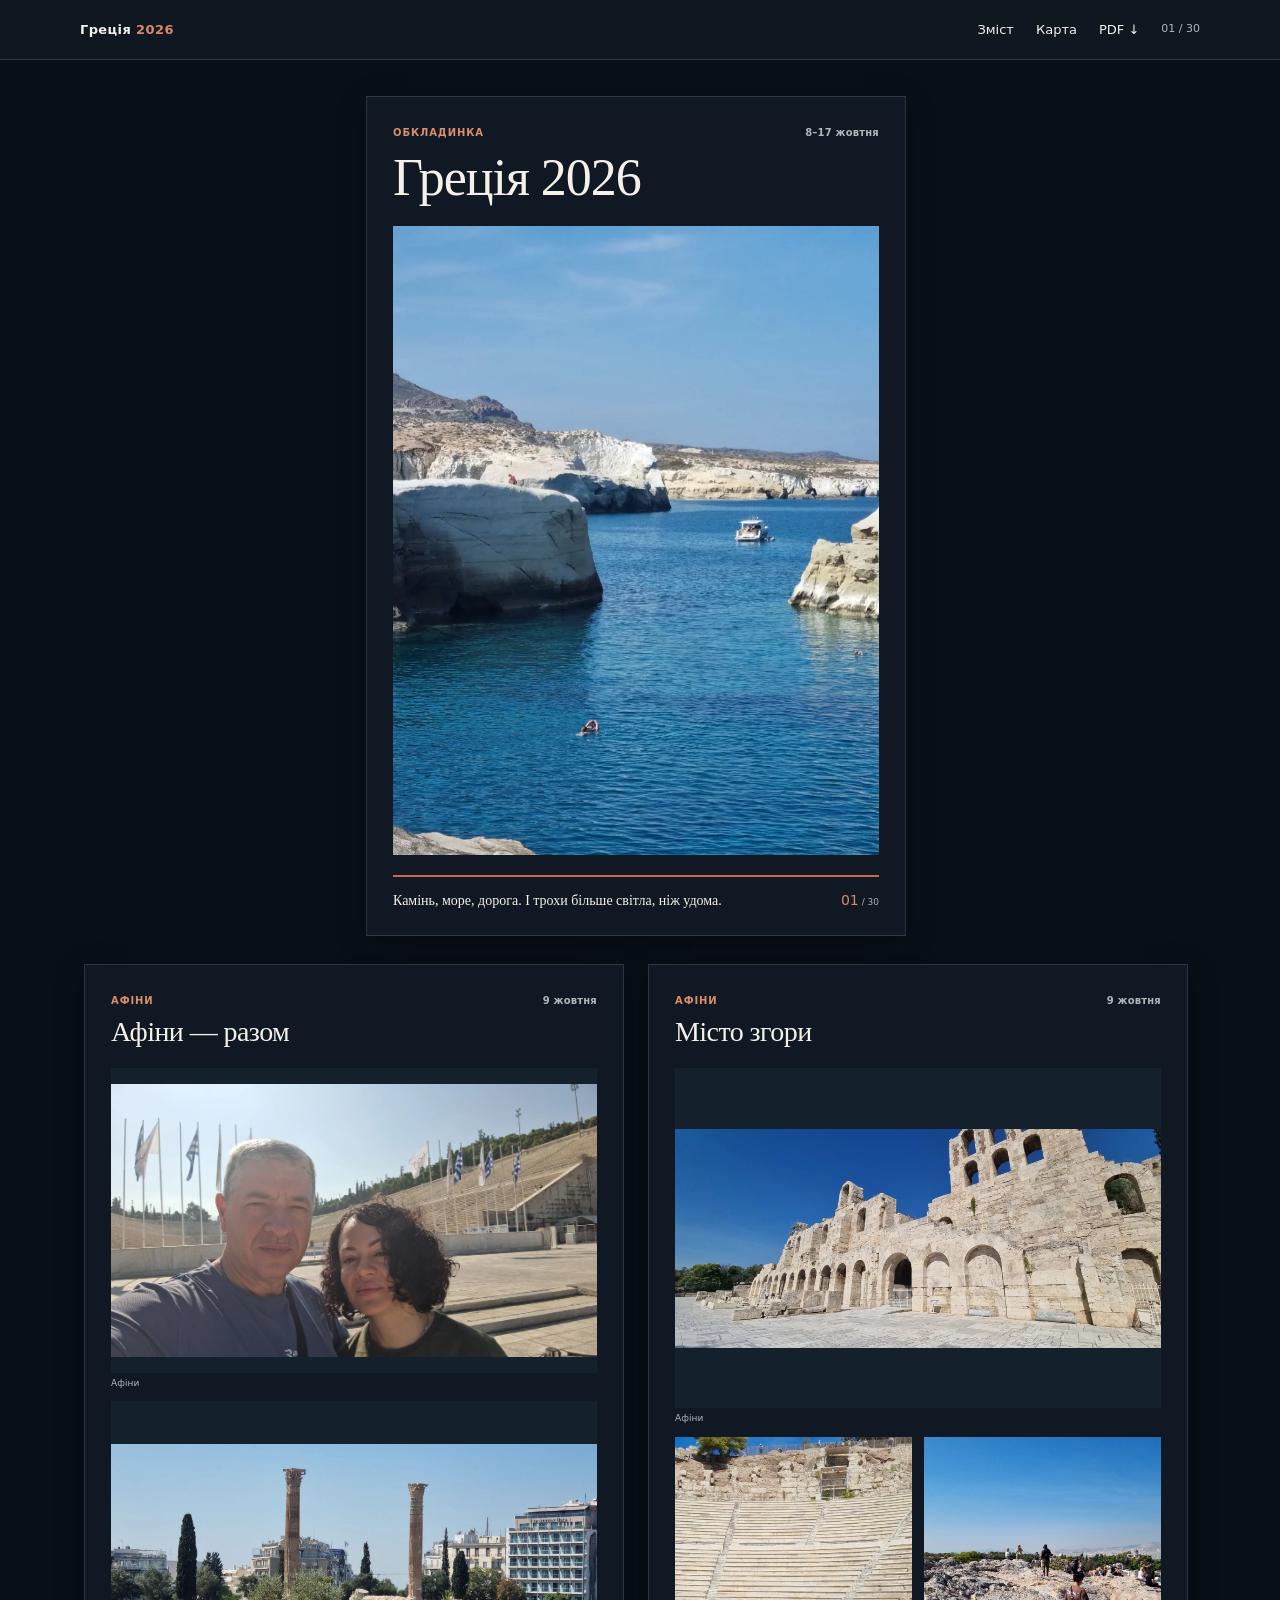
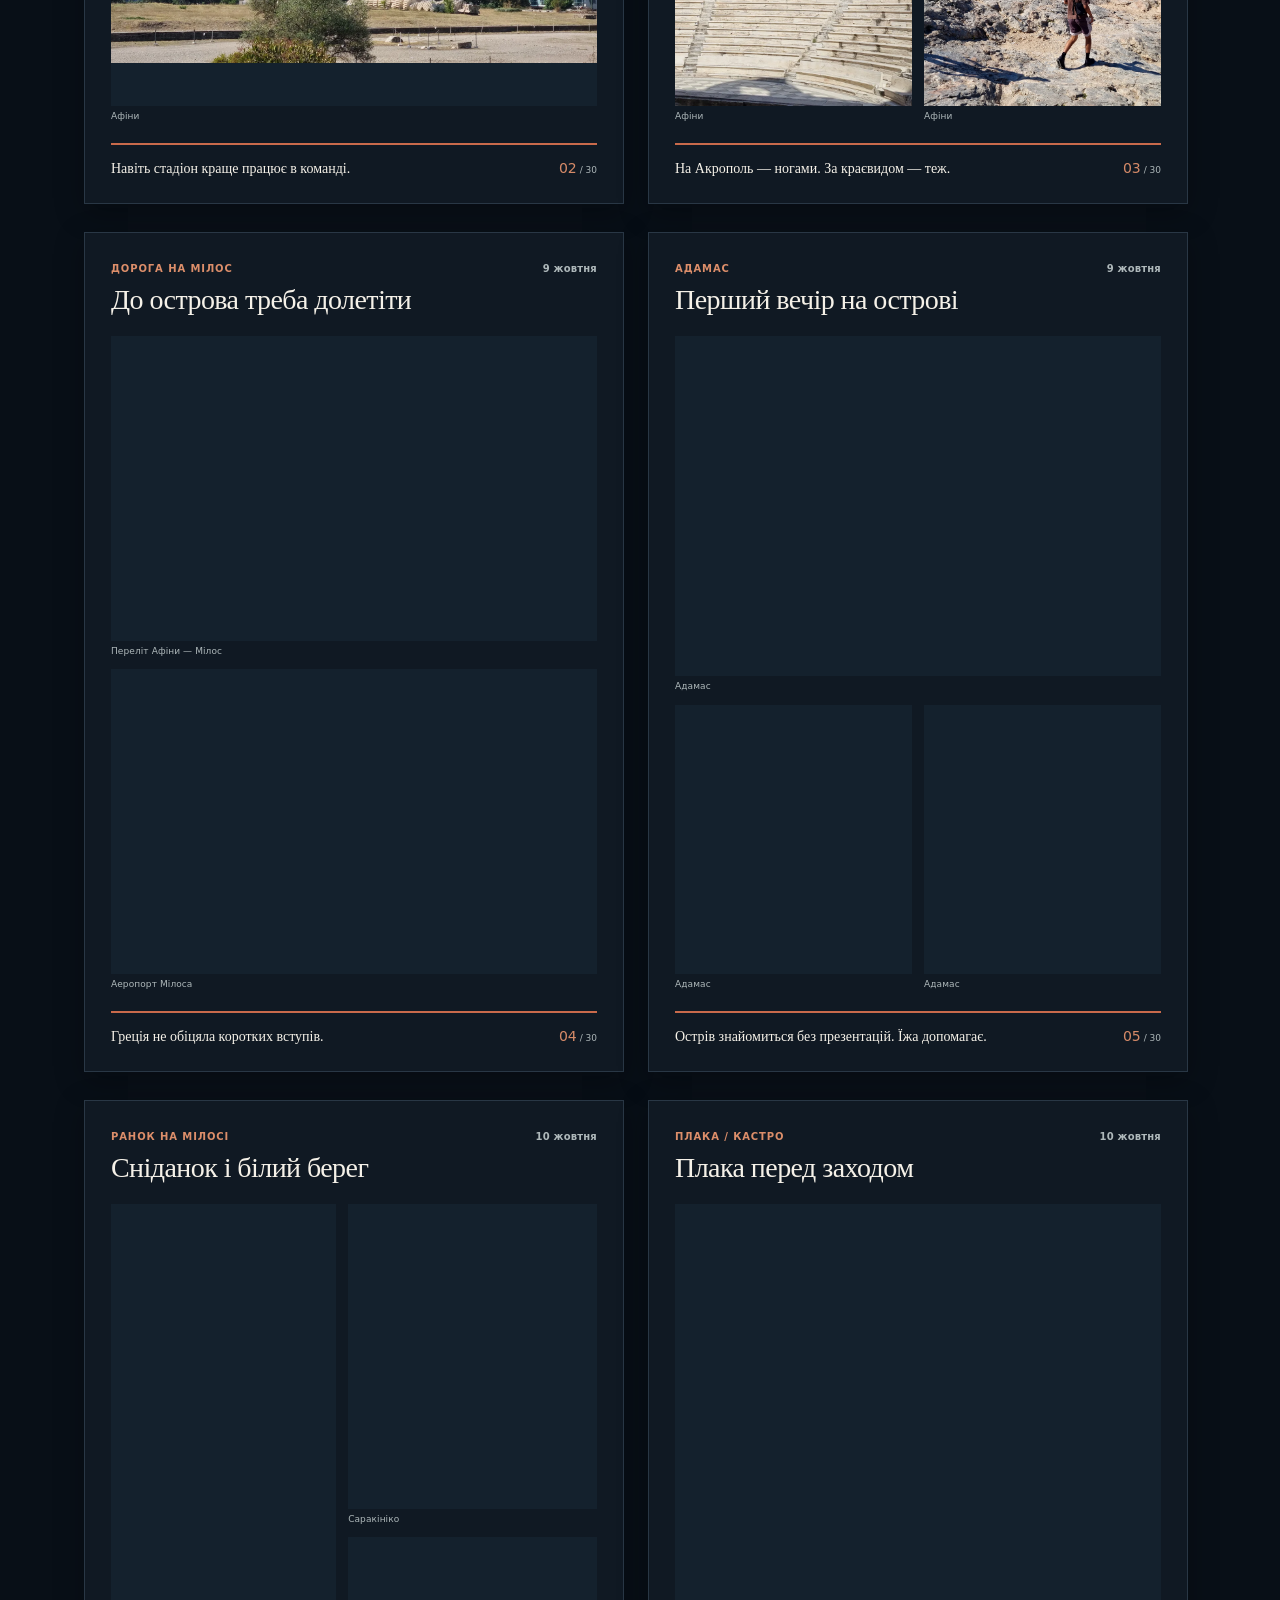
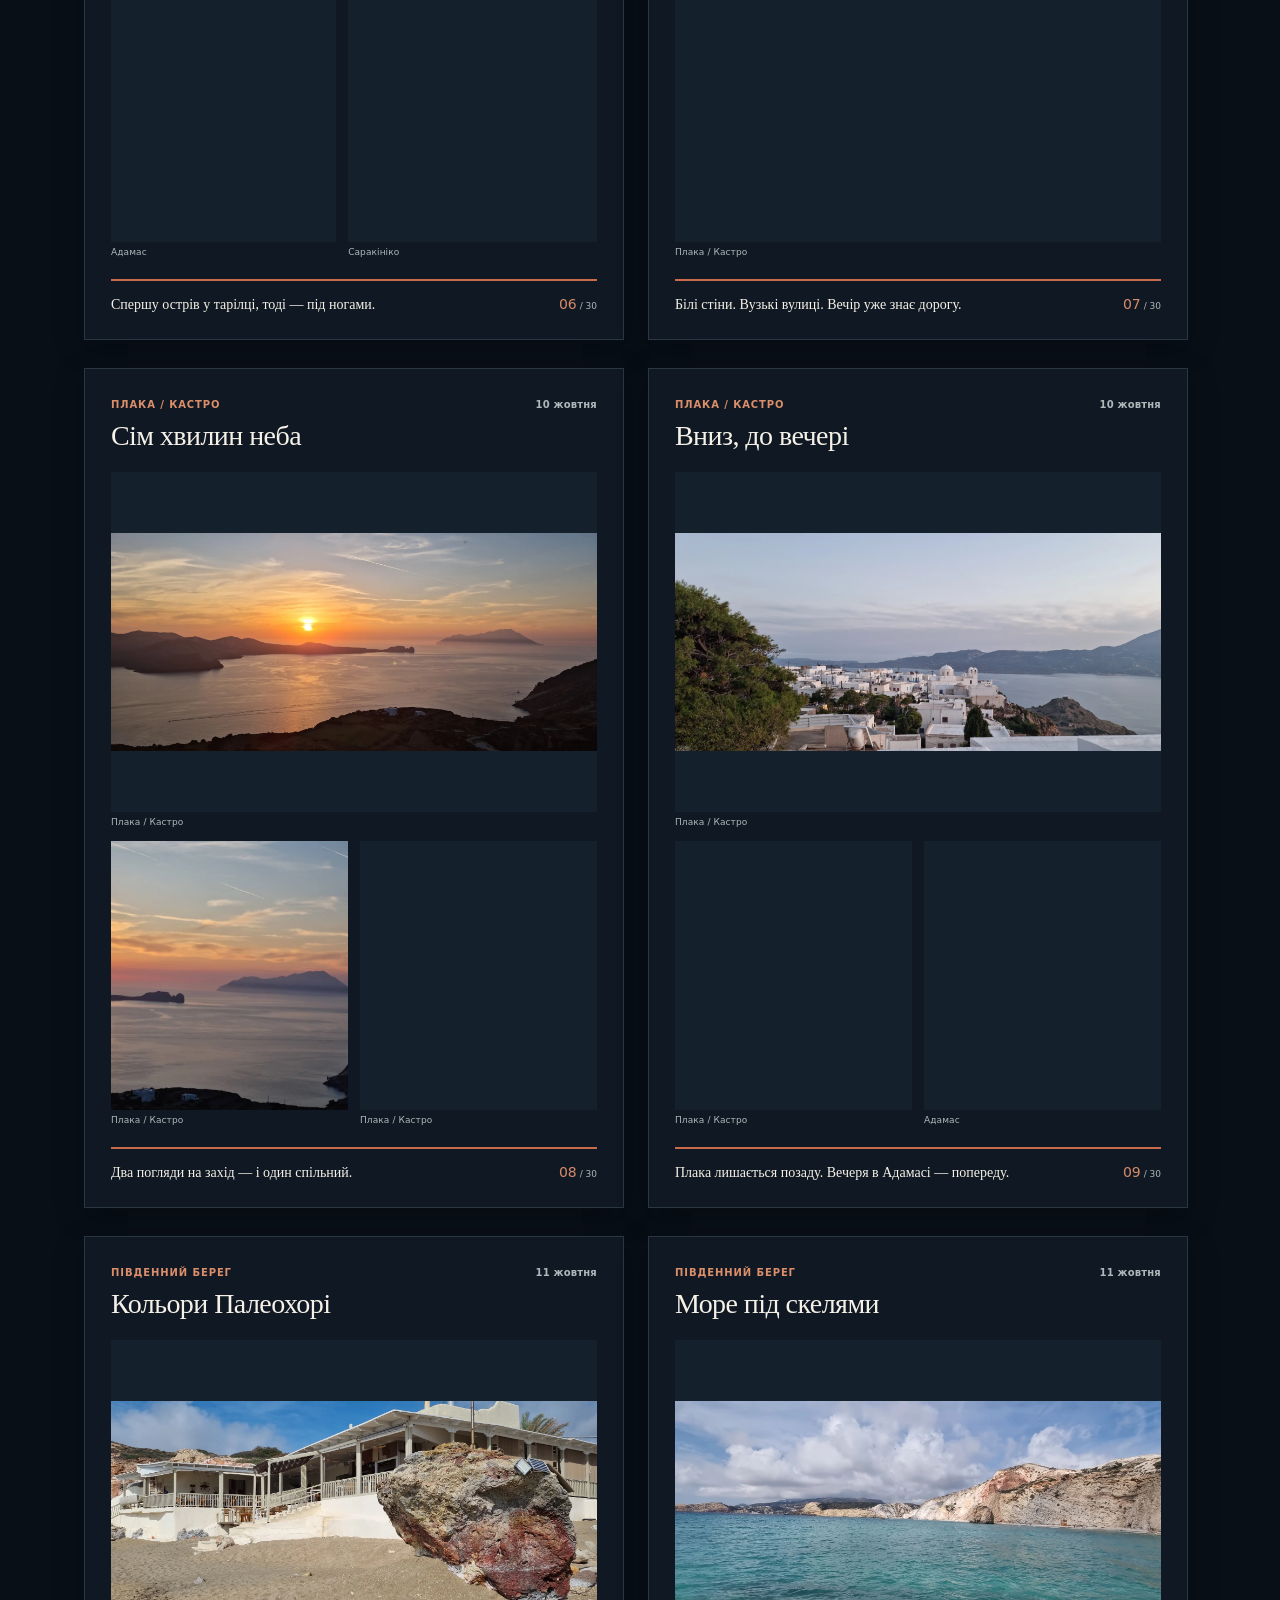
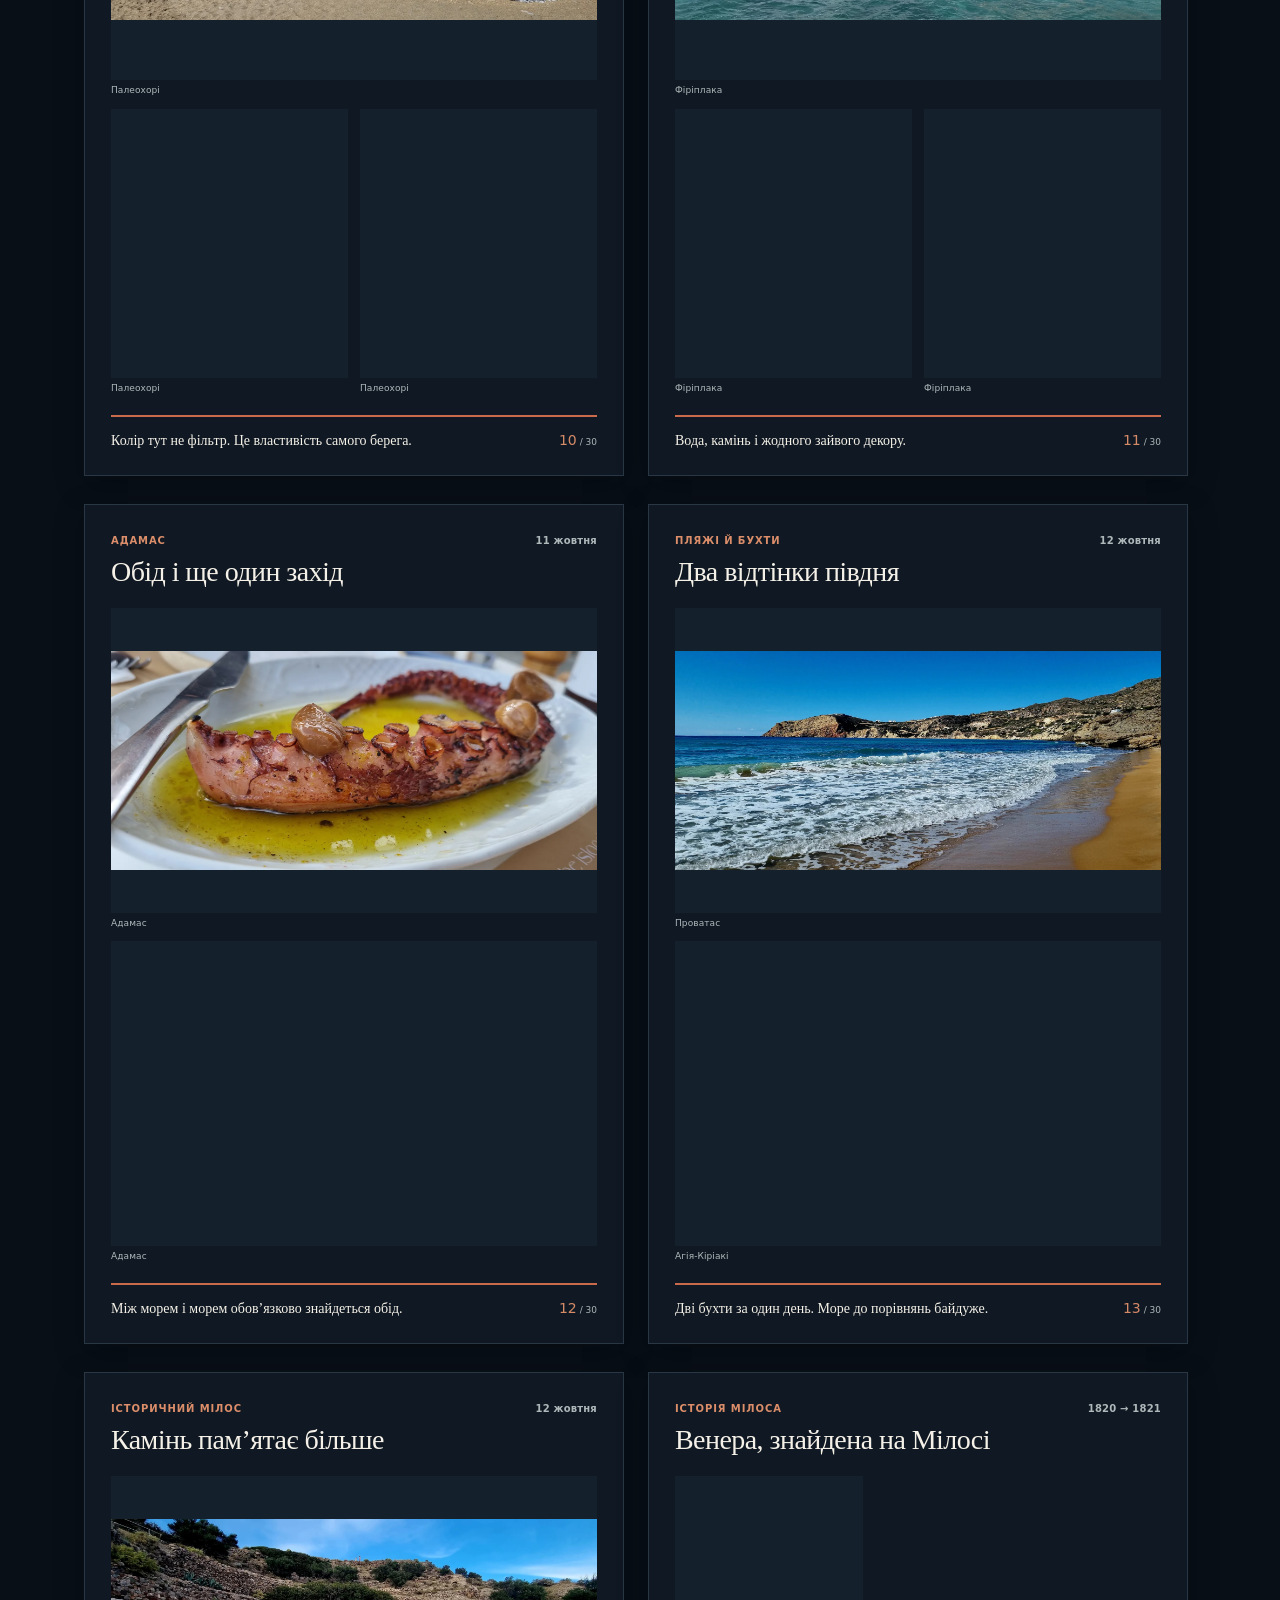
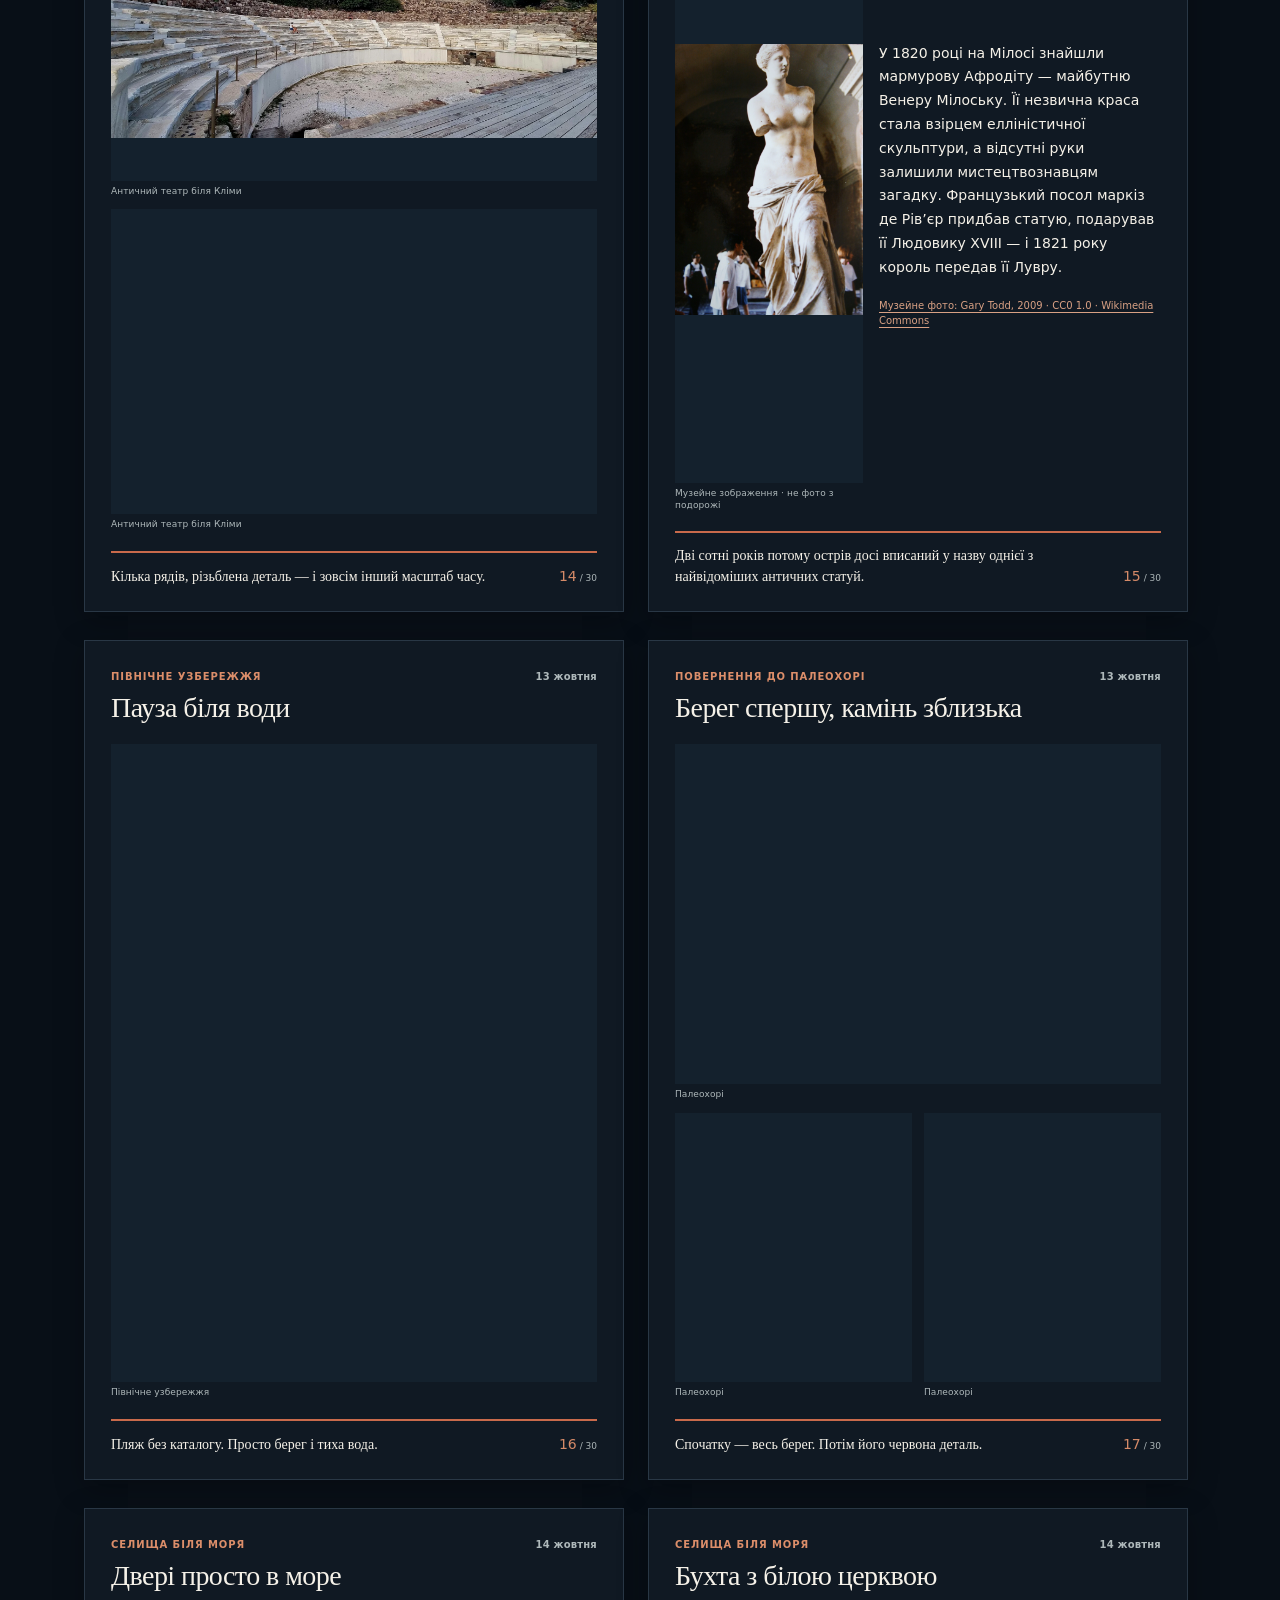
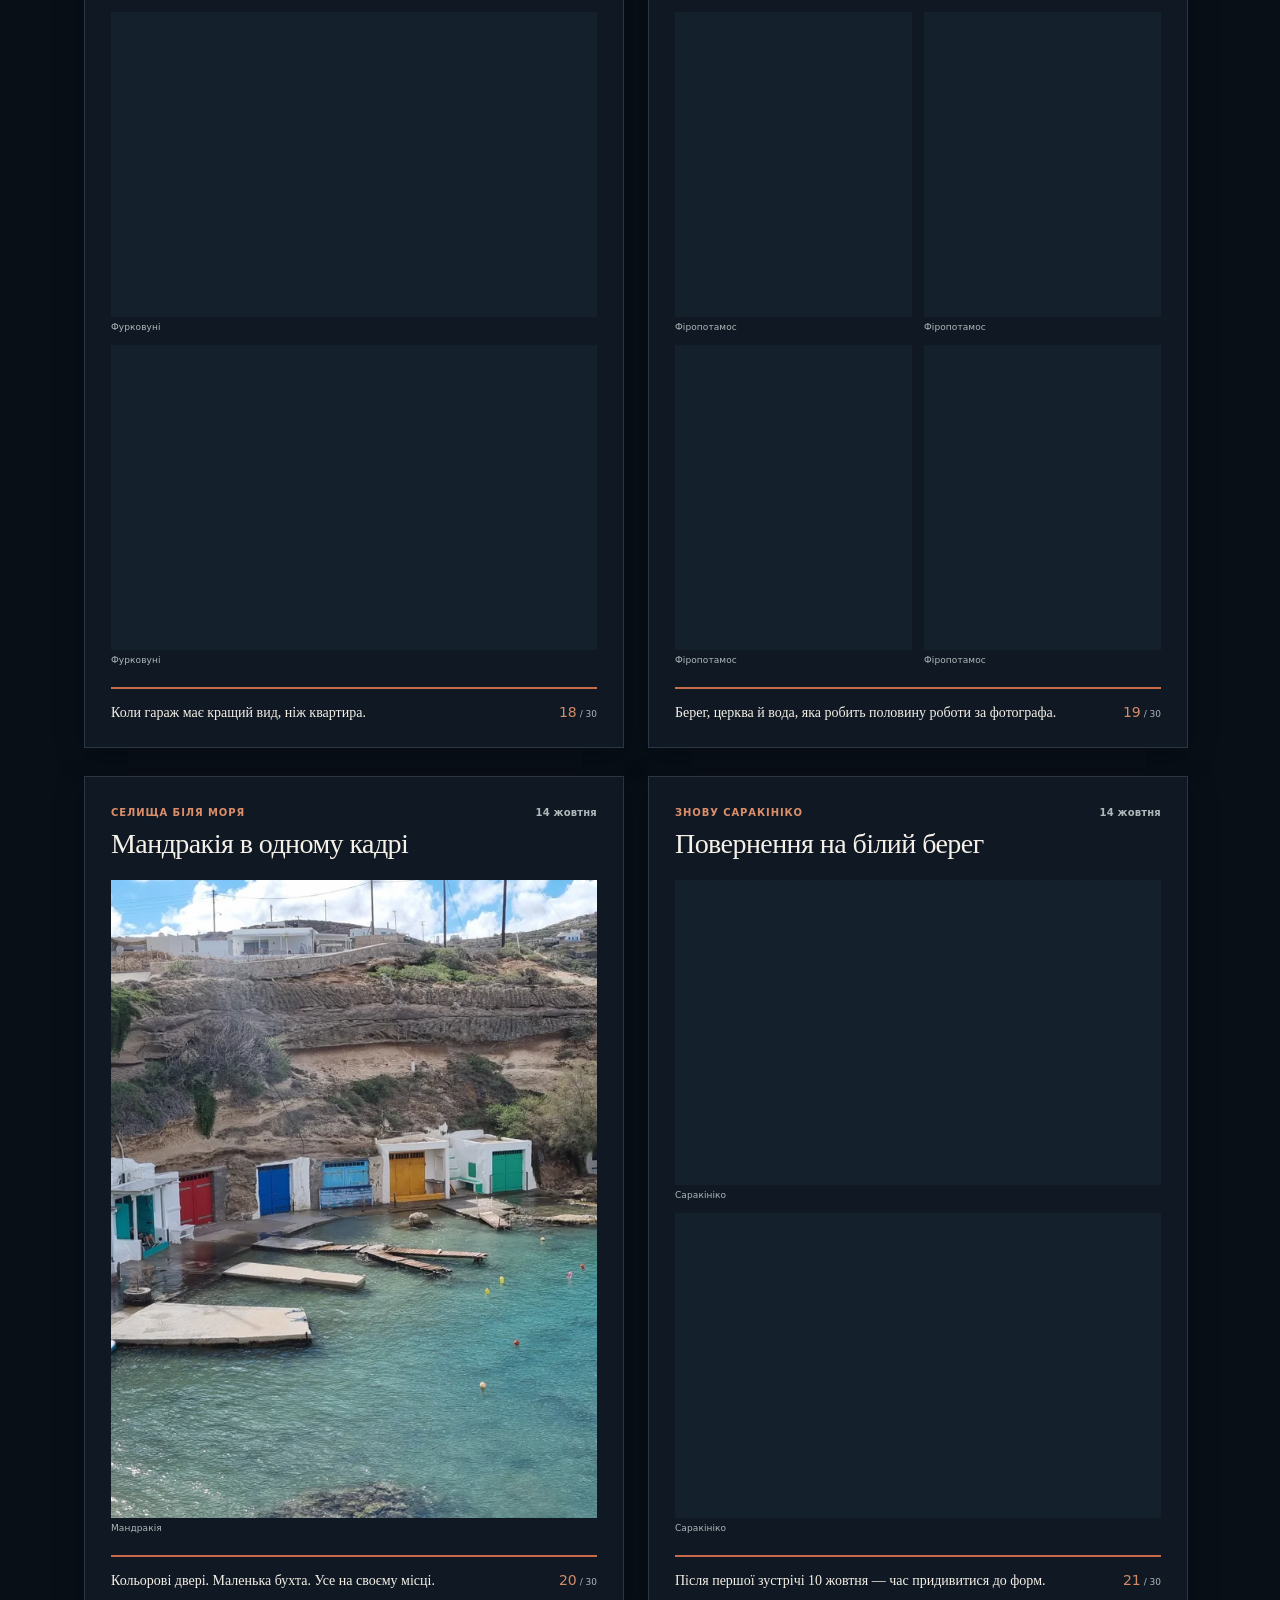
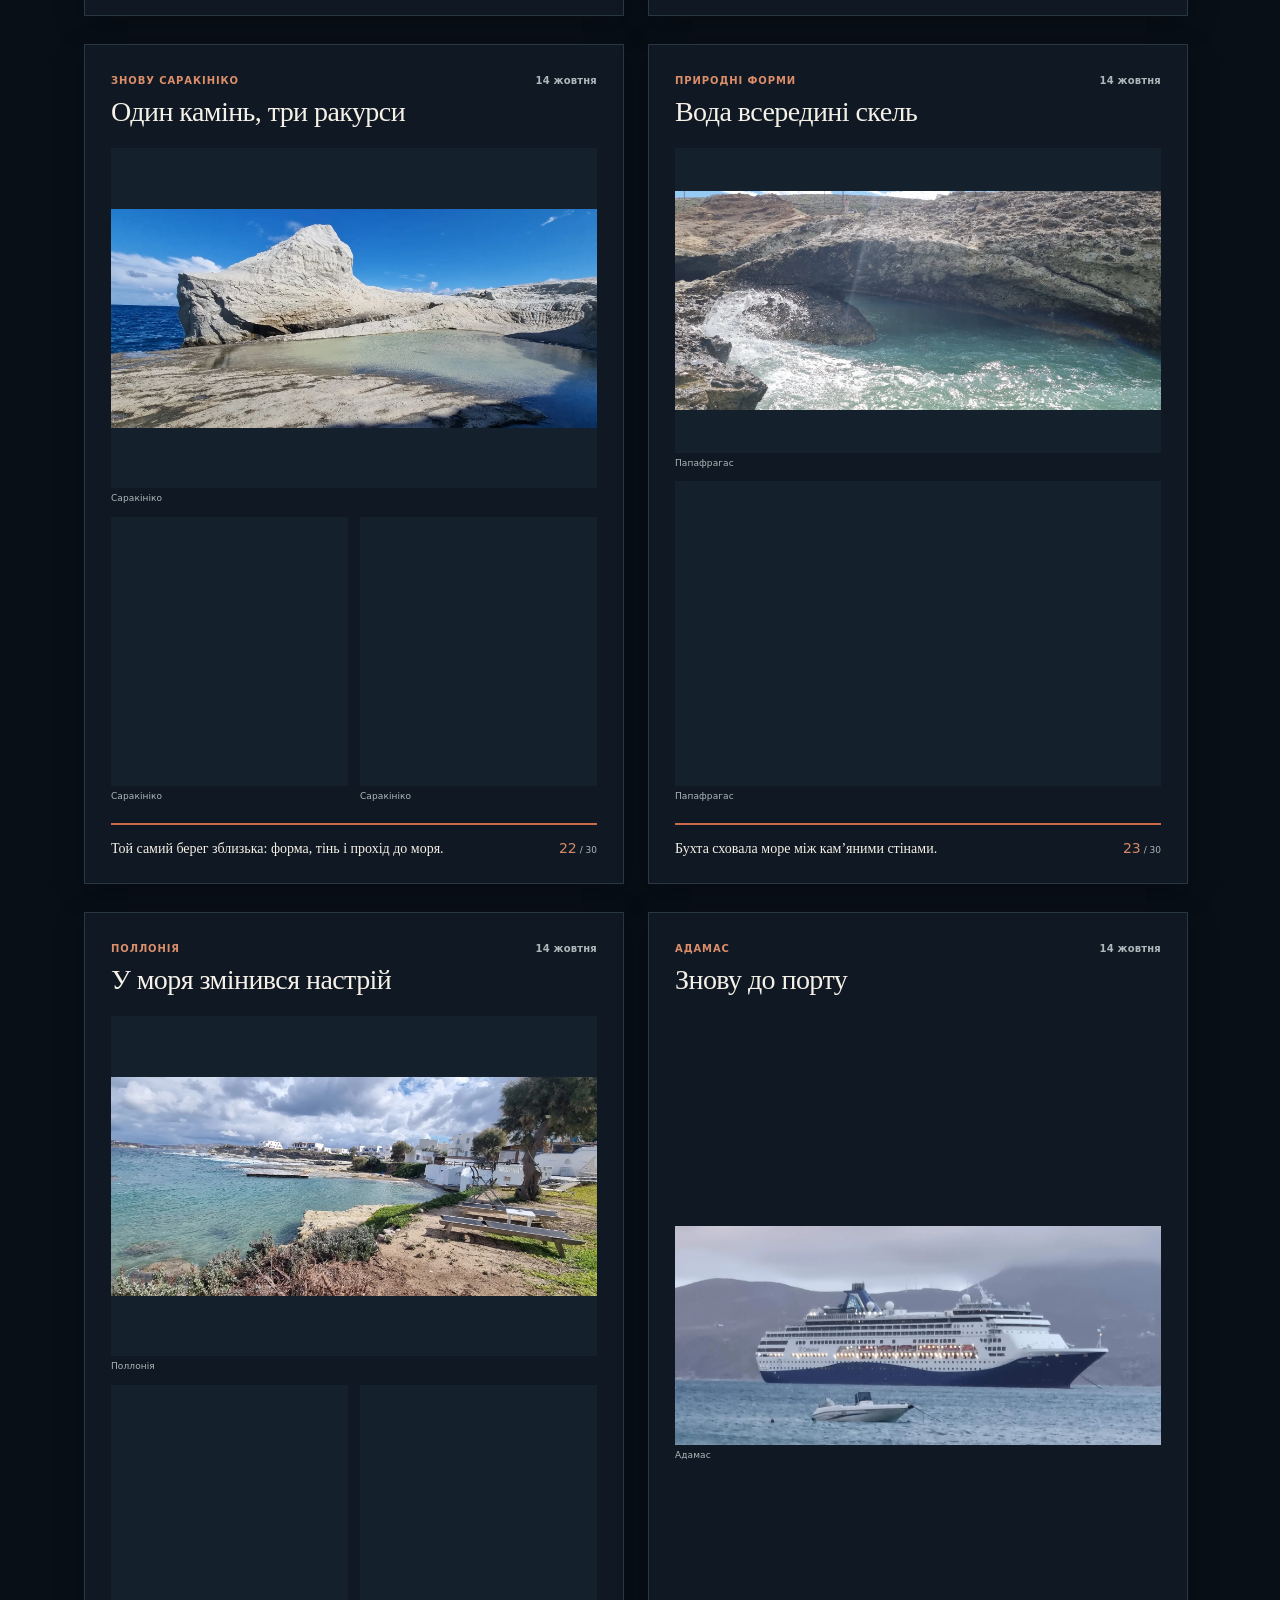
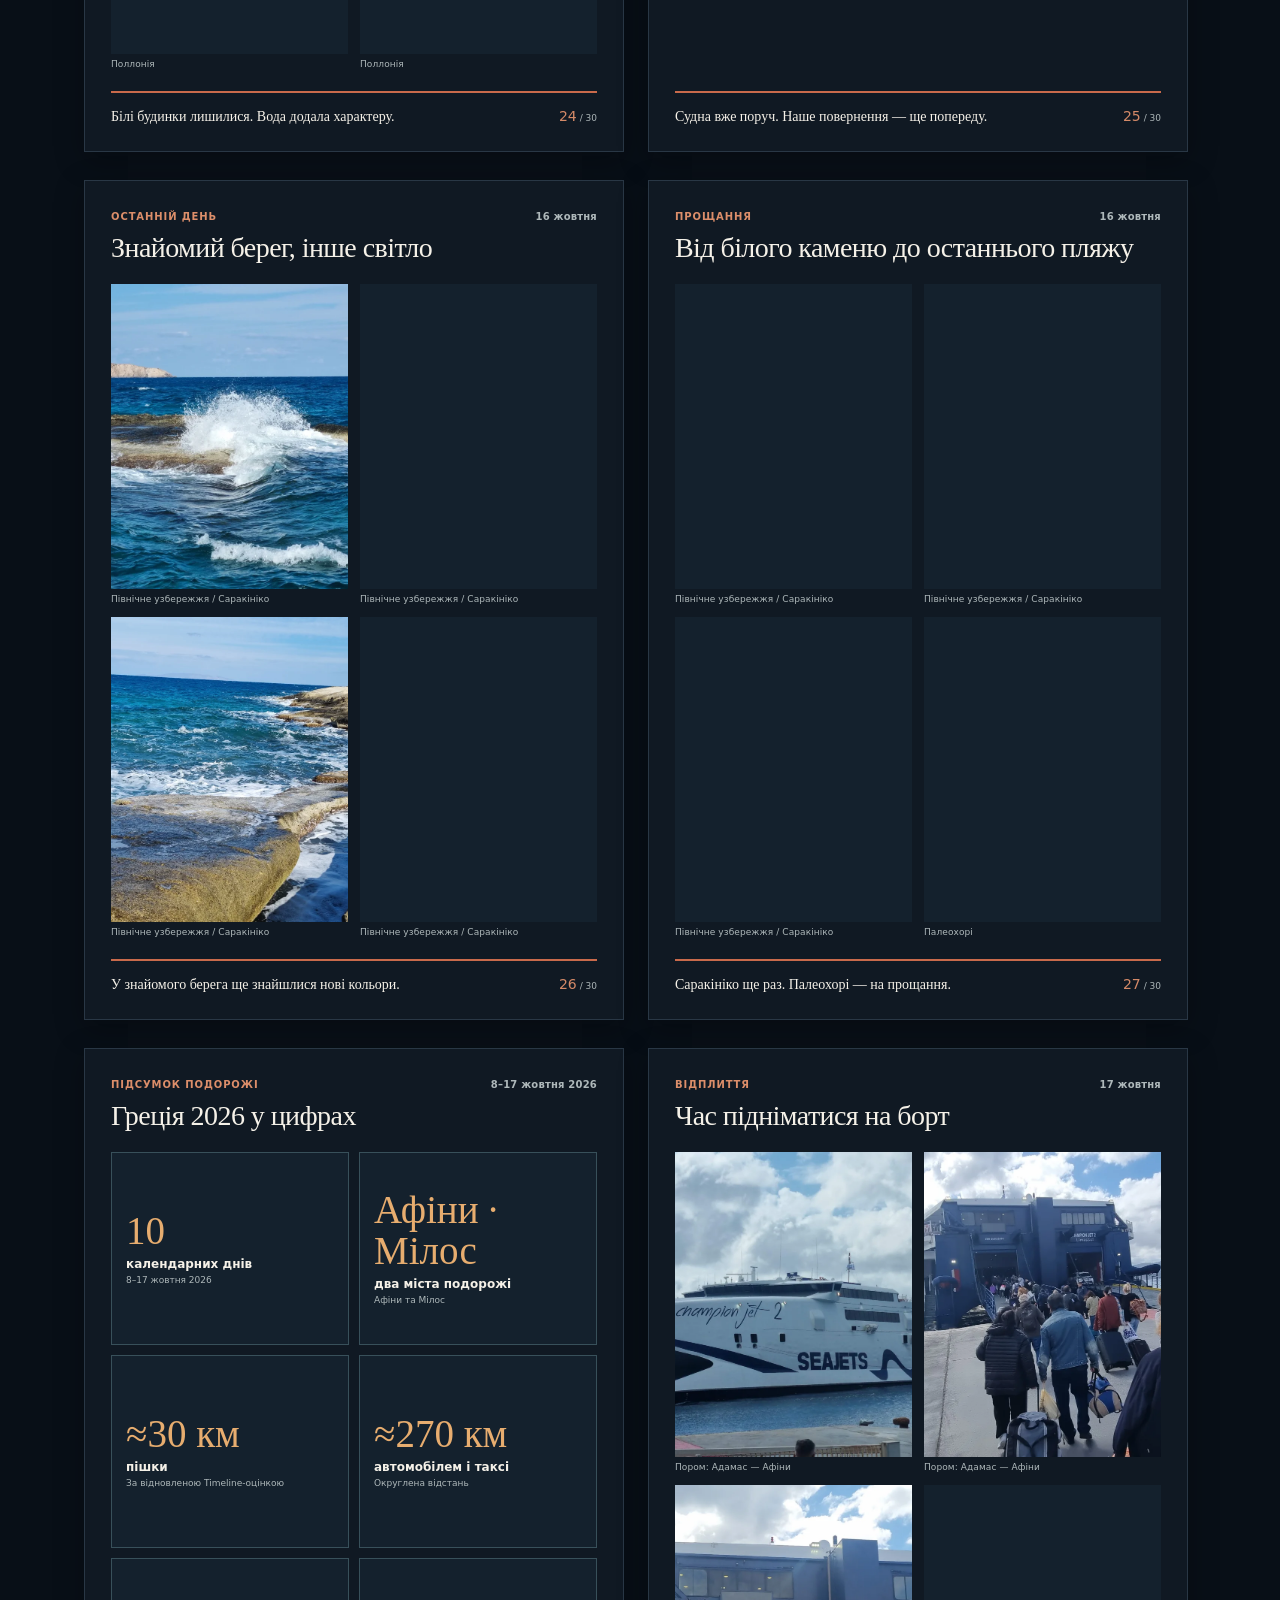
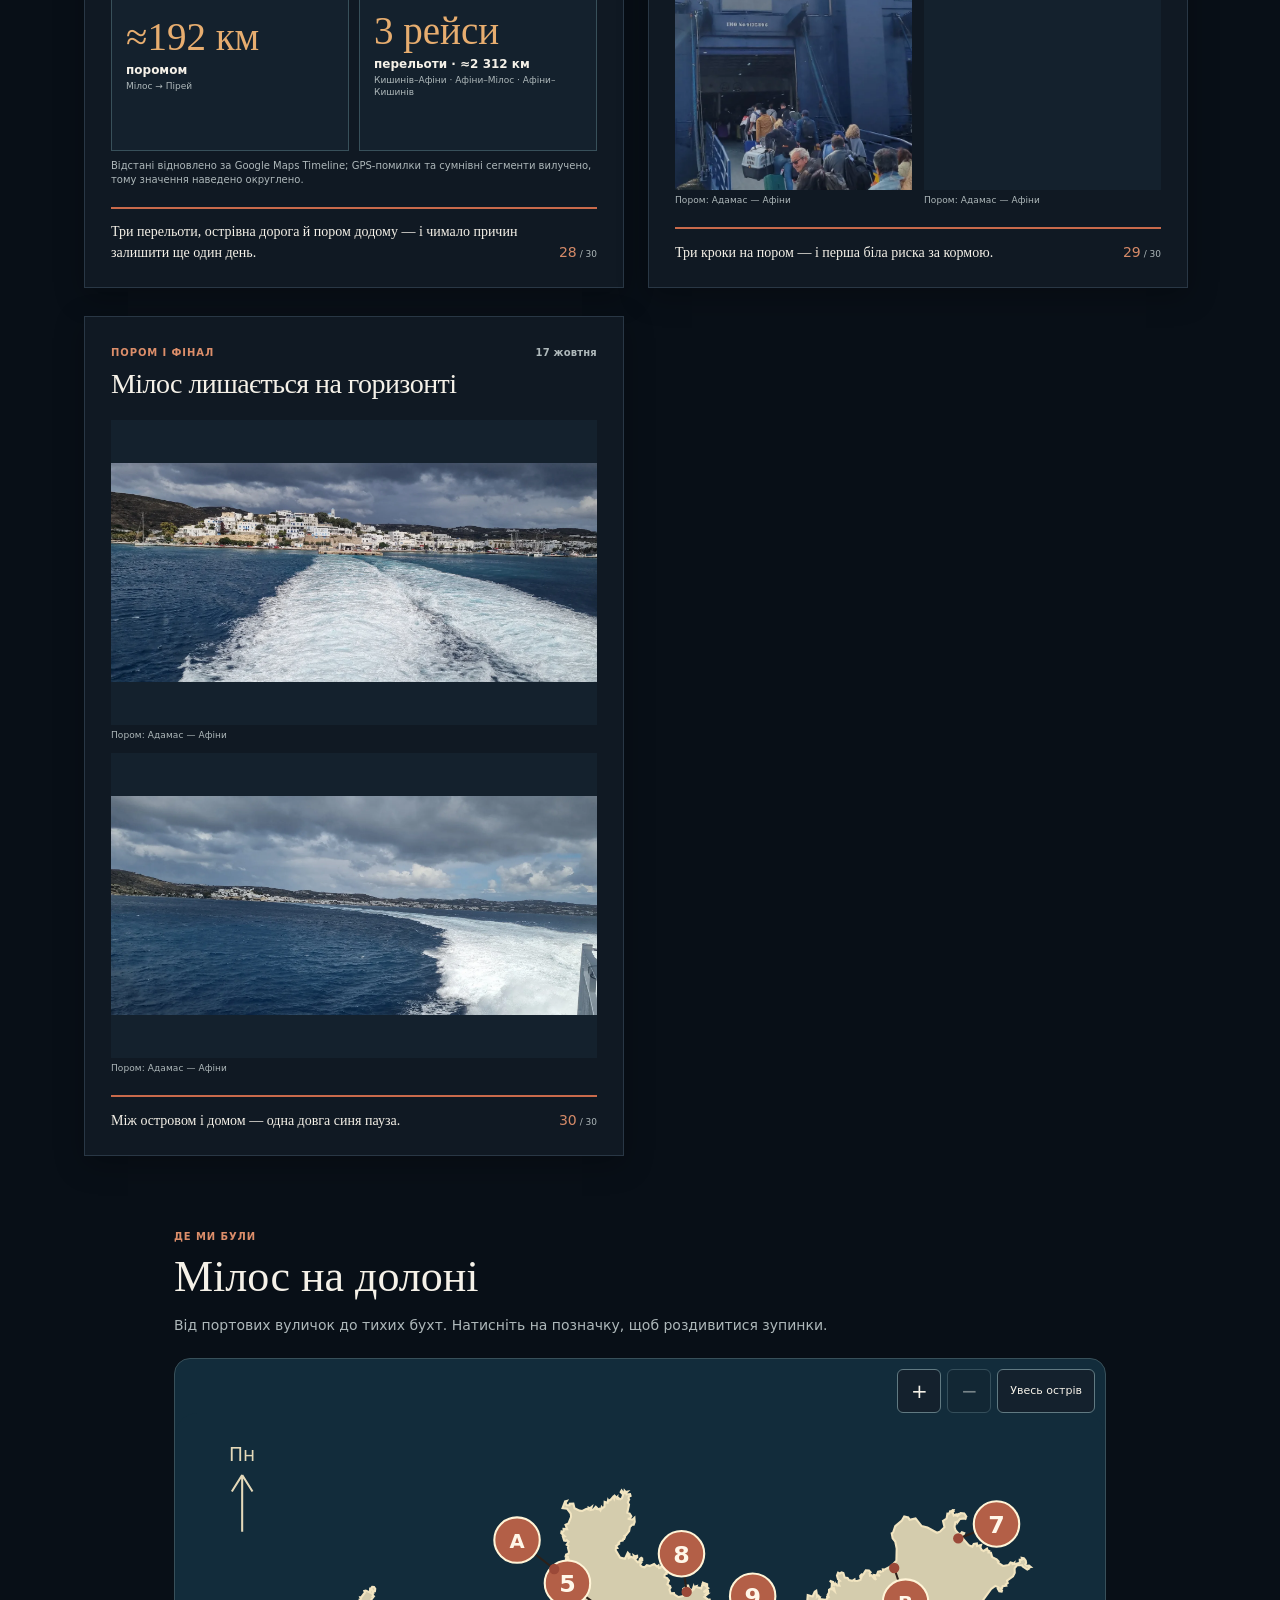
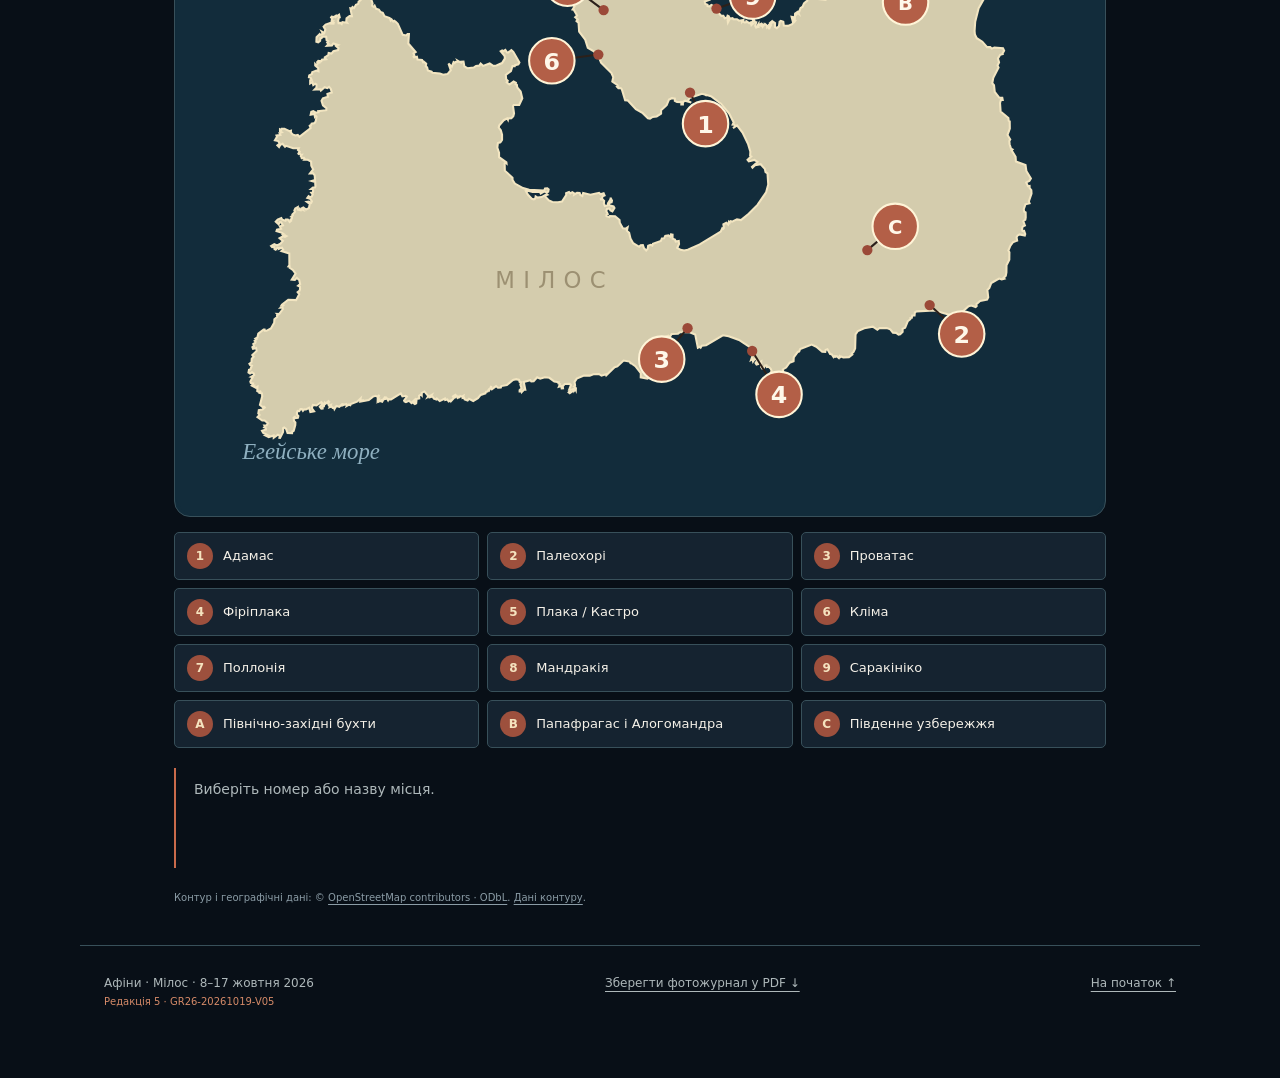
<file: docs/index.html>
<!doctype html><html lang="uk"><head><meta charset="utf-8"><meta name="viewport" content="width=device-width,initial-scale=1,viewport-fit=cover"><meta name="theme-color" content="#101923"><meta name="description" content="Греція 2026 — авторський фотожурнал. Афіни та Мілос, 8–17 жовтня. 30 сторінок, 69 власних фотографій і одна історична ілюстрація."><meta name="greece-version" content="GR26-20261019-V05"><link rel="stylesheet" href="styles.css?v=GR26-20261019-V05"><link rel="manifest" href="manifest.webmanifest"><title>Греція 2026 — камінь, море, дорога</title></head><body>
<a class="skip-link" href="#journal">До журналу</a><nav class="reader-bar" aria-label="Навігація журналу"><a class="wordmark" href="#page-1">Греція <b>2026</b></a><details class="contents"><summary>Зміст</summary><div class="contents-links"><a href="#page-1"><span>01</span>Греція 2026</a><a href="#page-2"><span>02</span>Афіни — разом</a><a href="#page-3"><span>03</span>Місто згори</a><a href="#page-4"><span>04</span>До острова треба долетіти</a><a href="#page-5"><span>05</span>Перший вечір на острові</a><a href="#page-6"><span>06</span>Сніданок і білий берег</a><a href="#page-7"><span>07</span>Плака перед заходом</a><a href="#page-8"><span>08</span>Сім хвилин неба</a><a href="#page-9"><span>09</span>Вниз, до вечері</a><a href="#page-10"><span>10</span>Кольори Палеохорі</a><a href="#page-11"><span>11</span>Море під скелями</a><a href="#page-12"><span>12</span>Обід і ще один захід</a><a href="#page-13"><span>13</span>Два відтінки півдня</a><a href="#page-14"><span>14</span>Камінь пам’ятає більше</a><a href="#page-15"><span>15</span>Венера, знайдена на Мілосі</a><a href="#page-16"><span>16</span>Пауза біля води</a><a href="#page-17"><span>17</span>Берег спершу, камінь зблизька</a><a href="#page-18"><span>18</span>Двері просто в море</a><a href="#page-19"><span>19</span>Бухта з білою церквою</a><a href="#page-20"><span>20</span>Мандракія в одному кадрі</a><a href="#page-21"><span>21</span>Повернення на білий берег</a><a href="#page-22"><span>22</span>Один камінь, три ракурси</a><a href="#page-23"><span>23</span>Вода всередині скель</a><a href="#page-24"><span>24</span>У моря змінився настрій</a><a href="#page-25"><span>25</span>Знову до порту</a><a href="#page-26"><span>26</span>Знайомий берег, інше світло</a><a href="#page-27"><span>27</span>Від білого каменю до останнього пляжу</a><a href="#page-28"><span>28</span>Греція 2026 у цифрах</a><a href="#page-29"><span>29</span>Час підніматися на борт</a><a href="#page-30"><span>30</span>Мілос лишається на горизонті</a></div></details><a href="#island">Карта</a><a href="greece-2026.pdf" class="pdf-link">PDF ↓</a><span class="reading-progress" aria-live="off">01 / 30</span></nav>
<main id="journal" class="book" aria-label="Фотожурнал із 30 сторінок"><article class="journal-page layout-cover" id="page-1" data-page="1" aria-labelledby="title-1"><header class="page-head"><p class="eyebrow">Обкладинка <span>8–17 жовтня</span></p><h1 id="title-1">Греція 2026</h1></header><div class="photo-grid"><figure class="photo-frame"><a href="assets/S12.jpg" data-photo="S12" aria-label="Відкрити фото: Біла бухта Саракініко й синя вода"><picture><source type="image/webp" srcset="assets/S12.webp"><img src="assets/S12.jpg" width="1800" height="1013" alt="Біла бухта Саракініко й синя вода" loading="eager" decoding="async" fetchpriority=high></picture></a><figcaption>Саракініко</figcaption></figure></div><footer class="page-foot"><p>Камінь, море, дорога. І трохи більше світла, ніж удома.</p><span class="folio" aria-label="Сторінка 1 з 30">01<small> / 30</small></span></footer></article>
<article class="journal-page layout-pair" id="page-2" data-page="2" aria-labelledby="title-2"><header class="page-head"><p class="eyebrow">Афіни <span>9 жовтня</span></p><h2 id="title-2">Афіни — разом</h2></header><div class="photo-grid"><figure class="photo-frame"><a href="assets/C01.jpg" data-photo="C01" aria-label="Відкрити фото: Спільне фото біля Панатінаїкос: перший день — уже командна робота."><picture><source type="image/webp" srcset="assets/C01.webp"><img src="assets/C01.jpg" width="2200" height="1238" alt="Спільне фото біля Панатінаїкос: перший день — уже командна робота." loading="lazy" decoding="async" ></picture></a><figcaption>Афіни</figcaption></figure><figure class="photo-frame"><a href="assets/S02.jpg" data-photo="S02" aria-label="Відкрити фото: Колони храму Зевса в Афінах"><picture><source type="image/webp" srcset="assets/S02.webp"><img src="assets/S02.jpg" width="1800" height="811" alt="Колони храму Зевса в Афінах" loading="lazy" decoding="async" ></picture></a><figcaption>Афіни</figcaption></figure></div><footer class="page-foot"><p>Навіть стадіон краще працює в команді.</p><span class="folio" aria-label="Сторінка 2 з 30">02<small> / 30</small></span></footer></article>
<article class="journal-page layout-triptych" id="page-3" data-page="3" aria-labelledby="title-3"><header class="page-head"><p class="eyebrow">Афіни <span>9 жовтня</span></p><h2 id="title-3">Місто згори</h2></header><div class="photo-grid"><figure class="photo-frame"><a href="assets/S03.jpg" data-photo="S03" aria-label="Відкрити фото: Одеон Ірода Аттика: кам’яні арки"><picture><source type="image/webp" srcset="assets/S03.webp"><img src="assets/S03.jpg" width="1800" height="811" alt="Одеон Ірода Аттика: кам’яні арки" loading="lazy" decoding="async" ></picture></a><figcaption>Афіни</figcaption></figure><figure class="photo-frame"><a href="assets/S04.jpg" data-photo="S04" aria-label="Відкрити фото: Одеон Ірода Аттика крізь арку"><picture><source type="image/webp" srcset="assets/S04.webp"><img src="assets/S04.jpg" width="1800" height="811" alt="Одеон Ірода Аттика крізь арку" loading="lazy" decoding="async" ></picture></a><figcaption>Афіни</figcaption></figure><figure class="photo-frame"><a href="assets/C02.jpg" data-photo="C02" aria-label="Відкрити фото: Підйом на Акрополь: краєвид дістається тим, хто йде."><picture><source type="image/webp" srcset="assets/C02.webp"><img src="assets/C02.jpg" width="2200" height="1650" alt="Підйом на Акрополь: краєвид дістається тим, хто йде." loading="lazy" decoding="async" ></picture></a><figcaption>Афіни</figcaption></figure></div><footer class="page-foot"><p>На Акрополь — ногами. За краєвидом — теж.</p><span class="folio" aria-label="Сторінка 3 з 30">03<small> / 30</small></span></footer></article>
<article class="journal-page layout-pair" id="page-4" data-page="4" aria-labelledby="title-4"><header class="page-head"><p class="eyebrow">Дорога на Мілос <span>9 жовтня</span></p><h2 id="title-4">До острова треба долетіти</h2></header><div class="photo-grid"><figure class="photo-frame"><a href="assets/S06.jpg" data-photo="S06" aria-label="Відкрити фото: Літак перед перельотом на Мілос"><picture><source type="image/webp" srcset="assets/S06.webp"><img src="assets/S06.jpg" width="1800" height="811" alt="Літак перед перельотом на Мілос" loading="lazy" decoding="async" ></picture></a><figcaption>Переліт Афіни — Мілос</figcaption></figure><figure class="photo-frame"><a href="assets/S07.jpg" data-photo="S07" aria-label="Відкрити фото: Будівля аеропорту Мілоса"><picture><source type="image/webp" srcset="assets/S07.webp"><img src="assets/S07.jpg" width="1800" height="811" alt="Будівля аеропорту Мілоса" loading="lazy" decoding="async" ></picture></a><figcaption>Аеропорт Мілоса</figcaption></figure></div><footer class="page-foot"><p>Греція не обіцяла коротких вступів.</p><span class="folio" aria-label="Сторінка 4 з 30">04<small> / 30</small></span></footer></article>
<article class="journal-page layout-triptych" id="page-5" data-page="5" aria-labelledby="title-5"><header class="page-head"><p class="eyebrow">Адамас <span>9 жовтня</span></p><h2 id="title-5">Перший вечір на острові</h2></header><div class="photo-grid"><figure class="photo-frame"><a href="assets/S08.jpg" data-photo="S08" aria-label="Відкрити фото: Вечірнє світло над Адамасом"><picture><source type="image/webp" srcset="assets/S08.webp"><img src="assets/S08.jpg" width="1800" height="811" alt="Вечірнє світло над Адамасом" loading="lazy" decoding="async" ></picture></a><figcaption>Адамас</figcaption></figure><figure class="photo-frame"><a href="assets/S09.jpg" data-photo="S09" aria-label="Відкрити фото: Перша вечеря на Мілосі"><picture><source type="image/webp" srcset="assets/S09.webp"><img src="assets/S09.jpg" width="1800" height="811" alt="Перша вечеря на Мілосі" loading="lazy" decoding="async" ></picture></a><figcaption>Адамас</figcaption></figure><figure class="photo-frame"><a href="assets/S10.jpg" data-photo="S10" aria-label="Відкрити фото: Освітлена таверна в Адамасі"><picture><source type="image/webp" srcset="assets/S10.webp"><img src="assets/S10.jpg" width="1800" height="811" alt="Освітлена таверна в Адамасі" loading="lazy" decoding="async" ></picture></a><figcaption>Адамас</figcaption></figure></div><footer class="page-foot"><p>Острів знайомиться без презентацій. Їжа допомагає.</p><span class="folio" aria-label="Сторінка 5 з 30">05<small> / 30</small></span></footer></article>
<article class="journal-page layout-photo-story" id="page-6" data-page="6" aria-labelledby="title-6"><header class="page-head"><p class="eyebrow">Ранок на Мілосі <span>10 жовтня</span></p><h2 id="title-6">Сніданок і білий берег</h2></header><div class="photo-grid"><figure class="photo-frame"><a href="assets/C03.jpg" data-photo="C03" aria-label="Відкрити фото: Сніданок перед великим білим берегом. Пріоритети розставлено."><picture><source type="image/webp" srcset="assets/C03.webp"><img src="assets/C03.jpg" width="1650" height="2200" alt="Сніданок перед великим білим берегом. Пріоритети розставлено." loading="lazy" decoding="async" ></picture></a><figcaption>Адамас</figcaption></figure><figure class="photo-frame"><a href="assets/S11.jpg" data-photo="S11" aria-label="Відкрити фото: Білі скелі Саракініко"><picture><source type="image/webp" srcset="assets/S11.webp"><img src="assets/S11.jpg" width="1800" height="1013" alt="Білі скелі Саракініко" loading="lazy" decoding="async" ></picture></a><figcaption>Саракініко</figcaption></figure><figure class="photo-frame"><a href="assets/S13.jpg" data-photo="S13" aria-label="Відкрити фото: Кам’яна арка над водою в Саракініко"><picture><source type="image/webp" srcset="assets/S13.webp"><img src="assets/S13.jpg" width="1800" height="1013" alt="Кам’яна арка над водою в Саракініко" loading="lazy" decoding="async" ></picture></a><figcaption>Саракініко</figcaption></figure></div><footer class="page-foot"><p>Спершу острів у тарілці, тоді — під ногами.</p><span class="folio" aria-label="Сторінка 6 з 30">06<small> / 30</small></span></footer></article>
<article class="journal-page layout-solo" id="page-7" data-page="7" aria-labelledby="title-7"><header class="page-head"><p class="eyebrow">Плака / Кастро <span>10 жовтня</span></p><h2 id="title-7">Плака перед заходом</h2></header><div class="photo-grid"><figure class="photo-frame"><a href="assets/S15.jpg" data-photo="S15" aria-label="Відкрити фото: Вечірня вулиця Плаки"><picture><source type="image/webp" srcset="assets/S15.webp"><img src="assets/S15.jpg" width="1012" height="1800" alt="Вечірня вулиця Плаки" loading="lazy" decoding="async" ></picture></a><figcaption>Плака / Кастро</figcaption></figure></div><footer class="page-foot"><p>Білі стіни. Вузькі вулиці. Вечір уже знає дорогу.</p><span class="folio" aria-label="Сторінка 7 з 30">07<small> / 30</small></span></footer></article>
<article class="journal-page layout-triptych" id="page-8" data-page="8" aria-labelledby="title-8"><header class="page-head"><p class="eyebrow">Плака / Кастро <span>10 жовтня</span></p><h2 id="title-8">Сім хвилин неба</h2></header><div class="photo-grid"><figure class="photo-frame"><a href="assets/S16.jpg" data-photo="S16" aria-label="Відкрити фото: Захід сонця з Кастро: початок"><picture><source type="image/webp" srcset="assets/S16.webp"><img src="assets/S16.jpg" width="1800" height="810" alt="Захід сонця з Кастро: початок" loading="lazy" decoding="async" ></picture></a><figcaption>Плака / Кастро</figcaption></figure><figure class="photo-frame"><a href="assets/S17.jpg" data-photo="S17" aria-label="Відкрити фото: Захід сонця з Кастро: тепле світло"><picture><source type="image/webp" srcset="assets/S17.webp"><img src="assets/S17.jpg" width="1800" height="810" alt="Захід сонця з Кастро: тепле світло" loading="lazy" decoding="async" ></picture></a><figcaption>Плака / Кастро</figcaption></figure><figure class="photo-frame"><a href="assets/C04.jpg" data-photo="C04" aria-label="Відкрити фото: Захід сонця кращий, коли є з ким його розділити."><picture><source type="image/webp" srcset="assets/C04.webp"><img src="assets/C04.jpg" width="2200" height="1238" alt="Захід сонця кращий, коли є з ким його розділити." loading="lazy" decoding="async" ></picture></a><figcaption>Плака / Кастро</figcaption></figure></div><footer class="page-foot"><p>Два погляди на захід — і один спільний.</p><span class="folio" aria-label="Сторінка 8 з 30">08<small> / 30</small></span></footer></article>
<article class="journal-page layout-triptych" id="page-9" data-page="9" aria-labelledby="title-9"><header class="page-head"><p class="eyebrow">Плака / Кастро <span>10 жовтня</span></p><h2 id="title-9">Вниз, до вечері</h2></header><div class="photo-grid"><figure class="photo-frame"><a href="assets/S19.jpg" data-photo="S19" aria-label="Відкрити фото: Плака й море з висоти Кастро"><picture><source type="image/webp" srcset="assets/S19.webp"><img src="assets/S19.jpg" width="1800" height="810" alt="Плака й море з висоти Кастро" loading="lazy" decoding="async" ></picture></a><figcaption>Плака / Кастро</figcaption></figure><figure class="photo-frame"><a href="assets/S20.jpg" data-photo="S20" aria-label="Відкрити фото: Біла вулиця Плаки"><picture><source type="image/webp" srcset="assets/S20.webp"><img src="assets/S20.jpg" width="1800" height="811" alt="Біла вулиця Плаки" loading="lazy" decoding="async" ></picture></a><figcaption>Плака / Кастро</figcaption></figure><figure class="photo-frame"><a href="assets/S21.jpg" data-photo="S21" aria-label="Відкрити фото: Вечеря після прогулянки"><picture><source type="image/webp" srcset="assets/S21.webp"><img src="assets/S21.jpg" width="1800" height="811" alt="Вечеря після прогулянки" loading="lazy" decoding="async" ></picture></a><figcaption>Адамас</figcaption></figure></div><footer class="page-foot"><p>Плака лишається позаду. Вечеря в Адамасі — попереду.</p><span class="folio" aria-label="Сторінка 9 з 30">09<small> / 30</small></span></footer></article>
<article class="journal-page layout-triptych" id="page-10" data-page="10" aria-labelledby="title-10"><header class="page-head"><p class="eyebrow">Південний берег <span>11 жовтня</span></p><h2 id="title-10">Кольори Палеохорі</h2></header><div class="photo-grid"><figure class="photo-frame"><a href="assets/S22.jpg" data-photo="S22" aria-label="Відкрити фото: Кольоровий камінь на пляжі Палеохорі"><picture><source type="image/webp" srcset="assets/S22.webp"><img src="assets/S22.jpg" width="1800" height="811" alt="Кольоровий камінь на пляжі Палеохорі" loading="lazy" decoding="async" ></picture></a><figcaption>Палеохорі</figcaption></figure><figure class="photo-frame"><a href="assets/S23.jpg" data-photo="S23" aria-label="Відкрити фото: Рожеві й жовті шари Палеохорі"><picture><source type="image/webp" srcset="assets/S23.webp"><img src="assets/S23.jpg" width="1800" height="811" alt="Рожеві й жовті шари Палеохорі" loading="lazy" decoding="async" ></picture></a><figcaption>Палеохорі</figcaption></figure><figure class="photo-frame"><a href="assets/S24.jpg" data-photo="S24" aria-label="Відкрити фото: Кольоровий схил над пляжем Палеохорі"><picture><source type="image/webp" srcset="assets/S24.webp"><img src="assets/S24.jpg" width="1800" height="811" alt="Кольоровий схил над пляжем Палеохорі" loading="lazy" decoding="async" ></picture></a><figcaption>Палеохорі</figcaption></figure></div><footer class="page-foot"><p>Колір тут не фільтр. Це властивість самого берега.</p><span class="folio" aria-label="Сторінка 10 з 30">10<small> / 30</small></span></footer></article>
<article class="journal-page layout-triptych" id="page-11" data-page="11" aria-labelledby="title-11"><header class="page-head"><p class="eyebrow">Південний берег <span>11 жовтня</span></p><h2 id="title-11">Море під скелями</h2></header><div class="photo-grid"><figure class="photo-frame"><a href="assets/S25.jpg" data-photo="S25" aria-label="Відкрити фото: Бірюзова вода Фіріплаки"><picture><source type="image/webp" srcset="assets/S25.webp"><img src="assets/S25.jpg" width="1800" height="811" alt="Бірюзова вода Фіріплаки" loading="lazy" decoding="async" ></picture></a><figcaption>Фіріплака</figcaption></figure><figure class="photo-frame"><a href="assets/S26.jpg" data-photo="S26" aria-label="Відкрити фото: Світлі скелі й берег Фіріплаки"><picture><source type="image/webp" srcset="assets/S26.webp"><img src="assets/S26.jpg" width="1800" height="811" alt="Світлі скелі й берег Фіріплаки" loading="lazy" decoding="async" ></picture></a><figcaption>Фіріплака</figcaption></figure><figure class="photo-frame"><a href="assets/S27.jpg" data-photo="S27" aria-label="Відкрити фото: Пористий камінь біля Фіріплаки"><picture><source type="image/webp" srcset="assets/S27.webp"><img src="assets/S27.jpg" width="1800" height="811" alt="Пористий камінь біля Фіріплаки" loading="lazy" decoding="async" ></picture></a><figcaption>Фіріплака</figcaption></figure></div><footer class="page-foot"><p>Вода, камінь і жодного зайвого декору.</p><span class="folio" aria-label="Сторінка 11 з 30">11<small> / 30</small></span></footer></article>
<article class="journal-page layout-pair" id="page-12" data-page="12" aria-labelledby="title-12"><header class="page-head"><p class="eyebrow">Адамас <span>11 жовтня</span></p><h2 id="title-12">Обід і ще один захід</h2></header><div class="photo-grid"><figure class="photo-frame"><a href="assets/S28.jpg" data-photo="S28" aria-label="Відкрити фото: Обід в Адамасі: восьминіг"><picture><source type="image/webp" srcset="assets/S28.webp"><img src="assets/S28.jpg" width="1800" height="811" alt="Обід в Адамасі: восьминіг" loading="lazy" decoding="async" ></picture></a><figcaption>Адамас</figcaption></figure><figure class="photo-frame"><a href="assets/S29.jpg" data-photo="S29" aria-label="Відкрити фото: Вечір над Адамасом"><picture><source type="image/webp" srcset="assets/S29.webp"><img src="assets/S29.jpg" width="1800" height="811" alt="Вечір над Адамасом" loading="lazy" decoding="async" ></picture></a><figcaption>Адамас</figcaption></figure></div><footer class="page-foot"><p>Між морем і морем обов’язково знайдеться обід.</p><span class="folio" aria-label="Сторінка 12 з 30">12<small> / 30</small></span></footer></article>
<article class="journal-page layout-pair" id="page-13" data-page="13" aria-labelledby="title-13"><header class="page-head"><p class="eyebrow">Пляжі й бухти <span>12 жовтня</span></p><h2 id="title-13">Два відтінки півдня</h2></header><div class="photo-grid"><figure class="photo-frame"><a href="assets/S30.jpg" data-photo="S30" aria-label="Відкрити фото: Прибій на пляжі Проватас"><picture><source type="image/webp" srcset="assets/S30.webp"><img src="assets/S30.jpg" width="1800" height="811" alt="Прибій на пляжі Проватас" loading="lazy" decoding="async" ></picture></a><figcaption>Проватас</figcaption></figure><figure class="photo-frame"><a href="assets/S31.jpg" data-photo="S31" aria-label="Відкрити фото: Море й схил у бухті Агія-Кіріакі"><picture><source type="image/webp" srcset="assets/S31.webp"><img src="assets/S31.jpg" width="1800" height="811" alt="Море й схил у бухті Агія-Кіріакі" loading="lazy" decoding="async" ></picture></a><figcaption>Агія-Кіріакі</figcaption></figure></div><footer class="page-foot"><p>Дві бухти за один день. Море до порівнянь байдуже.</p><span class="folio" aria-label="Сторінка 13 з 30">13<small> / 30</small></span></footer></article>
<article class="journal-page layout-pair" id="page-14" data-page="14" aria-labelledby="title-14"><header class="page-head"><p class="eyebrow">Історичний Мілос <span>12 жовтня</span></p><h2 id="title-14">Камінь пам’ятає більше</h2></header><div class="photo-grid"><figure class="photo-frame"><a href="assets/S32.jpg" data-photo="S32" aria-label="Відкрити фото: Античний театр над узбережжям Кліми"><picture><source type="image/webp" srcset="assets/S32.webp"><img src="assets/S32.jpg" width="1800" height="811" alt="Античний театр над узбережжям Кліми" loading="lazy" decoding="async" ></picture></a><figcaption>Античний театр біля Кліми</figcaption></figure><figure class="photo-frame"><a href="assets/S33.jpg" data-photo="S33" aria-label="Відкрити фото: Різьблена кам’яна деталь біля античного театру"><picture><source type="image/webp" srcset="assets/S33.webp"><img src="assets/S33.jpg" width="1800" height="811" alt="Різьблена кам’яна деталь біля античного театру" loading="lazy" decoding="async" ></picture></a><figcaption>Античний театр біля Кліми</figcaption></figure></div><footer class="page-foot"><p>Кілька рядів, різьблена деталь — і зовсім інший масштаб часу.</p><span class="folio" aria-label="Сторінка 14 з 30">14<small> / 30</small></span></footer></article>
<article class="journal-page layout-history" id="page-15" data-page="15" aria-labelledby="title-15"><header class="page-head"><p class="eyebrow">Історія Мілоса <span>1820 → 1821</span></p><h2 id="title-15">Венера, знайдена на Мілосі</h2></header><div class="history-content"><figure class="photo-frame"><a href="assets/venus-de-milo-cc0.jpg" data-photo="VENUS" aria-label="Відкрити фото: Афродіта, відома як Венера Мілоська — фото Gary Todd, CC0"><picture><source type="image/webp" srcset="assets/venus-de-milo-cc0.webp"><img src="assets/venus-de-milo-cc0.jpg" width="2450" height="3527" alt="Афродіта, відома як Венера Мілоська — фото Gary Todd, CC0" loading="lazy" decoding="async" ></picture></a><figcaption>Музейне зображення · не фото з подорожі</figcaption></figure><div class="history-copy"><p>У 1820 році на Мілосі знайшли мармурову Афродіту — майбутню Венеру Мілоську. Її незвична краса стала взірцем елліністичної скульптури, а відсутні руки залишили мистецтвознавцям загадку. Французький посол маркіз де Рів’єр придбав статую, подарував її Людовику XVIII — і 1821 року король передав її Лувру.</p><p class="image-credit"><a href="https://commons.wikimedia.org/wiki/File:Louvre_Venus_de_Milo_(9811956244).jpg">Музейне фото: Gary Todd, 2009 · CC0 1.0 · Wikimedia Commons</a></p></div></div><footer class="page-foot"><p>Дві сотні років потому острів досі вписаний у назву однієї з найвідоміших античних статуй.</p><span class="folio" aria-label="Сторінка 15 з 30">15<small> / 30</small></span></footer></article>
<article class="journal-page layout-solo" id="page-16" data-page="16" aria-labelledby="title-16"><header class="page-head"><p class="eyebrow">Північне узбережжя <span>13 жовтня</span></p><h2 id="title-16">Пауза біля води</h2></header><div class="photo-grid"><figure class="photo-frame"><a href="assets/S34.jpg" data-photo="S34" aria-label="Відкрити фото: Тихий пляж на північному узбережжі"><picture><source type="image/webp" srcset="assets/S34.webp"><img src="assets/S34.jpg" width="1800" height="811" alt="Тихий пляж на північному узбережжі" loading="lazy" decoding="async" ></picture></a><figcaption>Північне узбережжя</figcaption></figure></div><footer class="page-foot"><p>Пляж без каталогу. Просто берег і тиха вода.</p><span class="folio" aria-label="Сторінка 16 з 30">16<small> / 30</small></span></footer></article>
<article class="journal-page layout-triptych" id="page-17" data-page="17" aria-labelledby="title-17"><header class="page-head"><p class="eyebrow">Повернення до Палеохорі <span>13 жовтня</span></p><h2 id="title-17">Берег спершу, камінь зблизька</h2></header><div class="photo-grid"><figure class="photo-frame"><a href="assets/S37.jpg" data-photo="S37" aria-label="Відкрити фото: Палеохорі під хмарним небом"><picture><source type="image/webp" srcset="assets/S37.webp"><img src="assets/S37.jpg" width="1800" height="811" alt="Палеохорі під хмарним небом" loading="lazy" decoding="async" ></picture></a><figcaption>Палеохорі</figcaption></figure><figure class="photo-frame"><a href="assets/S35.jpg" data-photo="S35" aria-label="Відкрити фото: Крупний план кольорових порід Палеохорі"><picture><source type="image/webp" srcset="assets/S35.webp"><img src="assets/S35.jpg" width="1800" height="811" alt="Крупний план кольорових порід Палеохорі" loading="lazy" decoding="async" ></picture></a><figcaption>Палеохорі</figcaption></figure><figure class="photo-frame"><a href="assets/S36.jpg" data-photo="S36" aria-label="Відкрити фото: Темний камінь на пляжі Палеохорі"><picture><source type="image/webp" srcset="assets/S36.webp"><img src="assets/S36.jpg" width="1800" height="811" alt="Темний камінь на пляжі Палеохорі" loading="lazy" decoding="async" ></picture></a><figcaption>Палеохорі</figcaption></figure></div><footer class="page-foot"><p>Спочатку — весь берег. Потім його червона деталь.</p><span class="folio" aria-label="Сторінка 17 з 30">17<small> / 30</small></span></footer></article>
<article class="journal-page layout-pair" id="page-18" data-page="18" aria-labelledby="title-18"><header class="page-head"><p class="eyebrow">Селища біля моря <span>14 жовтня</span></p><h2 id="title-18">Двері просто в море</h2></header><div class="photo-grid"><figure class="photo-frame"><a href="assets/S38.jpg" data-photo="S38" aria-label="Відкрити фото: Човновий гараж у Фурковуні"><picture><source type="image/webp" srcset="assets/S38.webp"><img src="assets/S38.jpg" width="1800" height="811" alt="Човновий гараж у Фурковуні" loading="lazy" decoding="async" ></picture></a><figcaption>Фурковуні</figcaption></figure><figure class="photo-frame"><a href="assets/S39.jpg" data-photo="S39" aria-label="Відкрити фото: Кольорові двері біля води у Фурковуні"><picture><source type="image/webp" srcset="assets/S39.webp"><img src="assets/S39.jpg" width="1800" height="811" alt="Кольорові двері біля води у Фурковуні" loading="lazy" decoding="async" ></picture></a><figcaption>Фурковуні</figcaption></figure></div><footer class="page-foot"><p>Коли гараж має кращий вид, ніж квартира.</p><span class="folio" aria-label="Сторінка 18 з 30">18<small> / 30</small></span></footer></article>
<article class="journal-page layout-quartet" id="page-19" data-page="19" aria-labelledby="title-19"><header class="page-head"><p class="eyebrow">Селища біля моря <span>14 жовтня</span></p><h2 id="title-19">Бухта з білою церквою</h2></header><div class="photo-grid"><figure class="photo-frame"><a href="assets/S40.jpg" data-photo="S40" aria-label="Відкрити фото: Бухта біля Фіропотамоса"><picture><source type="image/webp" srcset="assets/S40.webp"><img src="assets/S40.jpg" width="1800" height="811" alt="Бухта біля Фіропотамоса" loading="lazy" decoding="async" ></picture></a><figcaption>Фіропотамос</figcaption></figure><figure class="photo-frame"><a href="assets/S41.jpg" data-photo="S41" aria-label="Відкрити фото: Бірюзове море між скелями Фіропотамоса"><picture><source type="image/webp" srcset="assets/S41.webp"><img src="assets/S41.jpg" width="1800" height="811" alt="Бірюзове море між скелями Фіропотамоса" loading="lazy" decoding="async" ></picture></a><figcaption>Фіропотамос</figcaption></figure><figure class="photo-frame"><a href="assets/S42.jpg" data-photo="S42" aria-label="Відкрити фото: Кам’яна споруда біля бухти Фіропотамоса"><picture><source type="image/webp" srcset="assets/S42.webp"><img src="assets/S42.jpg" width="1800" height="811" alt="Кам’яна споруда біля бухти Фіропотамоса" loading="lazy" decoding="async" ></picture></a><figcaption>Фіропотамос</figcaption></figure><figure class="photo-frame"><a href="assets/S43.jpg" data-photo="S43" aria-label="Відкрити фото: Біла церква у бухті Фіропотамоса"><picture><source type="image/webp" srcset="assets/S43.webp"><img src="assets/S43.jpg" width="1800" height="811" alt="Біла церква у бухті Фіропотамоса" loading="lazy" decoding="async" ></picture></a><figcaption>Фіропотамос</figcaption></figure></div><footer class="page-foot"><p>Берег, церква й вода, яка робить половину роботи за фотографа.</p><span class="folio" aria-label="Сторінка 19 з 30">19<small> / 30</small></span></footer></article>
<article class="journal-page layout-solo" id="page-20" data-page="20" aria-labelledby="title-20"><header class="page-head"><p class="eyebrow">Селища біля моря <span>14 жовтня</span></p><h2 id="title-20">Мандракія в одному кадрі</h2></header><div class="photo-grid"><figure class="photo-frame"><a href="assets/S44.jpg" data-photo="S44" aria-label="Відкрити фото: Бухта Мандракії та човнові будинки"><picture><source type="image/webp" srcset="assets/S44.webp"><img src="assets/S44.jpg" width="1800" height="811" alt="Бухта Мандракії та човнові будинки" loading="lazy" decoding="async" ></picture></a><figcaption>Мандракія</figcaption></figure></div><footer class="page-foot"><p>Кольорові двері. Маленька бухта. Усе на своєму місці.</p><span class="folio" aria-label="Сторінка 20 з 30">20<small> / 30</small></span></footer></article>
<article class="journal-page layout-pair" id="page-21" data-page="21" aria-labelledby="title-21"><header class="page-head"><p class="eyebrow">Знову Саракініко <span>14 жовтня</span></p><h2 id="title-21">Повернення на білий берег</h2></header><div class="photo-grid"><figure class="photo-frame"><a href="assets/S45.jpg" data-photo="S45" aria-label="Відкрити фото: Природний басейн серед білих скель Саракініко"><picture><source type="image/webp" srcset="assets/S45.webp"><img src="assets/S45.jpg" width="1800" height="811" alt="Природний басейн серед білих скель Саракініко" loading="lazy" decoding="async" ></picture></a><figcaption>Саракініко</figcaption></figure><figure class="photo-frame"><a href="assets/S46.jpg" data-photo="S46" aria-label="Відкрити фото: Білий берег Саракініко над синьою водою"><picture><source type="image/webp" srcset="assets/S46.webp"><img src="assets/S46.jpg" width="1800" height="811" alt="Білий берег Саракініко над синьою водою" loading="lazy" decoding="async" ></picture></a><figcaption>Саракініко</figcaption></figure></div><footer class="page-foot"><p>Після першої зустрічі 10 жовтня — час придивитися до форм.</p><span class="folio" aria-label="Сторінка 21 з 30">21<small> / 30</small></span></footer></article>
<article class="journal-page layout-triptych" id="page-22" data-page="22" aria-labelledby="title-22"><header class="page-head"><p class="eyebrow">Знову Саракініко <span>14 жовтня</span></p><h2 id="title-22">Один камінь, три ракурси</h2></header><div class="photo-grid"><figure class="photo-frame"><a href="assets/S47.jpg" data-photo="S47" aria-label="Відкрити фото: Біла скельна форма Саракініко: загальний план"><picture><source type="image/webp" srcset="assets/S47.webp"><img src="assets/S47.jpg" width="1800" height="811" alt="Біла скельна форма Саракініко: загальний план" loading="lazy" decoding="async" ></picture></a><figcaption>Саракініко</figcaption></figure><figure class="photo-frame"><a href="assets/S48.jpg" data-photo="S48" aria-label="Відкрити фото: Та сама скельна форма Саракініко: ближчий ракурс"><picture><source type="image/webp" srcset="assets/S48.webp"><img src="assets/S48.jpg" width="1800" height="811" alt="Та сама скельна форма Саракініко: ближчий ракурс" loading="lazy" decoding="async" ></picture></a><figcaption>Саракініко</figcaption></figure><figure class="photo-frame"><a href="assets/S49.jpg" data-photo="S49" aria-label="Відкрити фото: Прохід між білими скелями Саракініко"><picture><source type="image/webp" srcset="assets/S49.webp"><img src="assets/S49.jpg" width="1800" height="811" alt="Прохід між білими скелями Саракініко" loading="lazy" decoding="async" ></picture></a><figcaption>Саракініко</figcaption></figure></div><footer class="page-foot"><p>Той самий берег зблизька: форма, тінь і прохід до моря.</p><span class="folio" aria-label="Сторінка 22 з 30">22<small> / 30</small></span></footer></article>
<article class="journal-page layout-pair" id="page-23" data-page="23" aria-labelledby="title-23"><header class="page-head"><p class="eyebrow">Природні форми <span>14 жовтня</span></p><h2 id="title-23">Вода всередині скель</h2></header><div class="photo-grid"><figure class="photo-frame"><a href="assets/S50.jpg" data-photo="S50" aria-label="Відкрити фото: Морська вода у скельній бухті Папафрагаса"><picture><source type="image/webp" srcset="assets/S50.webp"><img src="assets/S50.jpg" width="1800" height="811" alt="Морська вода у скельній бухті Папафрагаса" loading="lazy" decoding="async" ></picture></a><figcaption>Папафрагас</figcaption></figure><figure class="photo-frame"><a href="assets/S51.jpg" data-photo="S51" aria-label="Відкрити фото: Папафрагас: вузький вхід із моря"><picture><source type="image/webp" srcset="assets/S51.webp"><img src="assets/S51.jpg" width="1800" height="811" alt="Папафрагас: вузький вхід із моря" loading="lazy" decoding="async" ></picture></a><figcaption>Папафрагас</figcaption></figure></div><footer class="page-foot"><p>Бухта сховала море між кам’яними стінами.</p><span class="folio" aria-label="Сторінка 23 з 30">23<small> / 30</small></span></footer></article>
<article class="journal-page layout-triptych" id="page-24" data-page="24" aria-labelledby="title-24"><header class="page-head"><p class="eyebrow">Поллонія <span>14 жовтня</span></p><h2 id="title-24">У моря змінився настрій</h2></header><div class="photo-grid"><figure class="photo-frame"><a href="assets/S52.jpg" data-photo="S52" aria-label="Відкрити фото: Прибережна прогулянка в Поллонії"><picture><source type="image/webp" srcset="assets/S52.webp"><img src="assets/S52.jpg" width="1800" height="811" alt="Прибережна прогулянка в Поллонії" loading="lazy" decoding="async" ></picture></a><figcaption>Поллонія</figcaption></figure><figure class="photo-frame"><a href="assets/S53.jpg" data-photo="S53" aria-label="Відкрити фото: Хвилі на скелястому березі Поллонії"><picture><source type="image/webp" srcset="assets/S53.webp"><img src="assets/S53.jpg" width="1800" height="811" alt="Хвилі на скелястому березі Поллонії" loading="lazy" decoding="async" ></picture></a><figcaption>Поллонія</figcaption></figure><figure class="photo-frame"><a href="assets/S54.jpg" data-photo="S54" aria-label="Відкрити фото: Прибій на північно-східному березі"><picture><source type="image/webp" srcset="assets/S54.webp"><img src="assets/S54.jpg" width="1800" height="811" alt="Прибій на північно-східному березі" loading="lazy" decoding="async" ></picture></a><figcaption>Поллонія</figcaption></figure></div><footer class="page-foot"><p>Білі будинки лишилися. Вода додала характеру.</p><span class="folio" aria-label="Сторінка 24 з 30">24<small> / 30</small></span></footer></article>
<article class="journal-page layout-solo ship-page" id="page-25" data-page="25" aria-labelledby="title-25"><header class="page-head"><p class="eyebrow">Адамас <span>14 жовтня</span></p><h2 id="title-25">Знову до порту</h2></header><div class="photo-grid"><figure class="photo-frame"><a href="assets/S55.jpg" data-photo="S55" aria-label="Відкрити фото: Судно на рейді біля Адамаса"><picture><source type="image/webp" srcset="assets/S55.webp"><img src="assets/S55.jpg" width="1800" height="811" alt="Судно на рейді біля Адамаса" loading="lazy" decoding="async" ></picture></a><figcaption>Адамас</figcaption></figure></div><footer class="page-foot"><p>Судна вже поруч. Наше повернення — ще попереду.</p><span class="folio" aria-label="Сторінка 25 з 30">25<small> / 30</small></span></footer></article>
<article class="journal-page layout-quartet" id="page-26" data-page="26" aria-labelledby="title-26"><header class="page-head"><p class="eyebrow">Останній день <span>16 жовтня</span></p><h2 id="title-26">Знайомий берег, інше світло</h2></header><div class="photo-grid"><figure class="photo-frame"><a href="assets/S56.jpg" data-photo="S56" aria-label="Відкрити фото: Останній день: хвиля на північному березі"><picture><source type="image/webp" srcset="assets/S56.webp"><img src="assets/S56.jpg" width="1800" height="811" alt="Останній день: хвиля на північному березі" loading="lazy" decoding="async" ></picture></a><figcaption>Північне узбережжя / Саракініко</figcaption></figure><figure class="photo-frame"><a href="assets/S57.jpg" data-photo="S57" aria-label="Відкрити фото: Кольорові шари каменю біля Саракініко"><picture><source type="image/webp" srcset="assets/S57.webp"><img src="assets/S57.jpg" width="1800" height="811" alt="Кольорові шари каменю біля Саракініко" loading="lazy" decoding="async" ></picture></a><figcaption>Північне узбережжя / Саракініко</figcaption></figure><figure class="photo-frame"><a href="assets/S58.jpg" data-photo="S58" aria-label="Відкрити фото: Прозора вода на північному узбережжі"><picture><source type="image/webp" srcset="assets/S58.webp"><img src="assets/S58.jpg" width="1800" height="811" alt="Прозора вода на північному узбережжі" loading="lazy" decoding="async" ></picture></a><figcaption>Північне узбережжя / Саракініко</figcaption></figure><figure class="photo-frame"><a href="assets/S59.jpg" data-photo="S59" aria-label="Відкрити фото: Панорама північного берега Мілоса"><picture><source type="image/webp" srcset="assets/S59.webp"><img src="assets/S59.jpg" width="1800" height="811" alt="Панорама північного берега Мілоса" loading="lazy" decoding="async" ></picture></a><figcaption>Північне узбережжя / Саракініко</figcaption></figure></div><footer class="page-foot"><p>У знайомого берега ще знайшлися нові кольори.</p><span class="folio" aria-label="Сторінка 26 з 30">26<small> / 30</small></span></footer></article>
<article class="journal-page layout-quartet" id="page-27" data-page="27" aria-labelledby="title-27"><header class="page-head"><p class="eyebrow">Прощання <span>16 жовтня</span></p><h2 id="title-27">Від білого каменю до останнього пляжу</h2></header><div class="photo-grid"><figure class="photo-frame"><a href="assets/S60.jpg" data-photo="S60" aria-label="Відкрити фото: Білі скелі та бухта Саракініко"><picture><source type="image/webp" srcset="assets/S60.webp"><img src="assets/S60.jpg" width="1800" height="811" alt="Білі скелі та бухта Саракініко" loading="lazy" decoding="async" ></picture></a><figcaption>Північне узбережжя / Саракініко</figcaption></figure><figure class="photo-frame"><a href="assets/S61.jpg" data-photo="S61" aria-label="Відкрити фото: Саракініко: останній широкий погляд"><picture><source type="image/webp" srcset="assets/S61.webp"><img src="assets/S61.jpg" width="1800" height="811" alt="Саракініко: останній широкий погляд" loading="lazy" decoding="async" ></picture></a><figcaption>Північне узбережжя / Саракініко</figcaption></figure><figure class="photo-frame"><a href="assets/S62.jpg" data-photo="S62" aria-label="Відкрити фото: Знайома скеля Саракініко в інший день"><picture><source type="image/webp" srcset="assets/S62.webp"><img src="assets/S62.jpg" width="1800" height="811" alt="Знайома скеля Саракініко в інший день" loading="lazy" decoding="async" ></picture></a><figcaption>Північне узбережжя / Саракініко</figcaption></figure><figure class="photo-frame"><a href="assets/S63.jpg" data-photo="S63" aria-label="Відкрити фото: Палеохорі: останній пляж перед поверненням"><picture><source type="image/webp" srcset="assets/S63.webp"><img src="assets/S63.jpg" width="1800" height="811" alt="Палеохорі: останній пляж перед поверненням" loading="lazy" decoding="async" ></picture></a><figcaption>Палеохорі</figcaption></figure></div><footer class="page-foot"><p>Саракініко ще раз. Палеохорі — на прощання.</p><span class="folio" aria-label="Сторінка 27 з 30">27<small> / 30</small></span></footer></article>
<article class="journal-page layout-stats" id="page-28" data-page="28" aria-labelledby="title-28"><header class="page-head"><p class="eyebrow">Підсумок подорожі <span>8–17 жовтня 2026</span></p><h2 id="title-28">Греція 2026 у цифрах</h2></header><div class="stats-grid"><div class="stat-tile"><strong>10</strong><b>календарних днів</b><span>8–17 жовтня 2026</span></div><div class="stat-tile"><strong>Афіни · Мілос</strong><b>два міста подорожі</b><span>Афіни та Мілос</span></div><div class="stat-tile"><strong>≈30 км</strong><b>пішки</b><span>За відновленою Timeline-оцінкою</span></div><div class="stat-tile"><strong>≈270 км</strong><b>автомобілем і таксі</b><span>Округлена відстань</span></div><div class="stat-tile"><strong>≈192 км</strong><b>поромом</b><span>Мілос → Пірей</span></div><div class="stat-tile"><strong>3 рейси</strong><b>перельоти · ≈2 312 км</b><span>Кишинів–Афіни · Афіни–Мілос · Афіни–Кишинів</span></div></div><p class="stats-note">Відстані відновлено за Google Maps Timeline; GPS-помилки та сумнівні сегменти вилучено, тому значення наведено округлено.</p><footer class="page-foot"><p>Три перельоти, острівна дорога й пором додому — і чимало причин залишити ще один день.</p><span class="folio" aria-label="Сторінка 28 з 30">28<small> / 30</small></span></footer></article>
<article class="journal-page layout-quartet" id="page-29" data-page="29" aria-labelledby="title-29"><header class="page-head"><p class="eyebrow">Відплиття <span>17 жовтня</span></p><h2 id="title-29">Час підніматися на борт</h2></header><div class="photo-grid"><figure class="photo-frame"><a href="assets/S64.jpg" data-photo="S64" aria-label="Відкрити фото: Пором біля причалу в Адамасі"><picture><source type="image/webp" srcset="assets/S64.webp"><img src="assets/S64.jpg" width="1800" height="811" alt="Пором біля причалу в Адамасі" loading="lazy" decoding="async" ></picture></a><figcaption>Пором: Адамас — Афіни</figcaption></figure><figure class="photo-frame"><a href="assets/S65.jpg" data-photo="S65" aria-label="Відкрити фото: Посадка на пором"><picture><source type="image/webp" srcset="assets/S65.webp"><img src="assets/S65.jpg" width="1800" height="811" alt="Посадка на пором" loading="lazy" decoding="async" ></picture></a><figcaption>Пором: Адамас — Афіни</figcaption></figure><figure class="photo-frame"><a href="assets/S66.jpg" data-photo="S66" aria-label="Відкрити фото: Вхід на пором із причалу"><picture><source type="image/webp" srcset="assets/S66.webp"><img src="assets/S66.jpg" width="1800" height="811" alt="Вхід на пором із причалу" loading="lazy" decoding="async" ></picture></a><figcaption>Пором: Адамас — Афіни</figcaption></figure><figure class="photo-frame"><a href="assets/S67.jpg" data-photo="S67" aria-label="Відкрити фото: Слід порома біля борту"><picture><source type="image/webp" srcset="assets/S67.webp"><img src="assets/S67.jpg" width="1800" height="811" alt="Слід порома біля борту" loading="lazy" decoding="async" ></picture></a><figcaption>Пором: Адамас — Афіни</figcaption></figure></div><footer class="page-foot"><p>Три кроки на пором — і перша біла риска за кормою.</p><span class="folio" aria-label="Сторінка 29 з 30">29<small> / 30</small></span></footer></article>
<article class="journal-page layout-pair" id="page-30" data-page="30" aria-labelledby="title-30"><header class="page-head"><p class="eyebrow">Пором і фінал <span>17 жовтня</span></p><h2 id="title-30">Мілос лишається на горизонті</h2></header><div class="photo-grid"><figure class="photo-frame"><a href="assets/S68.jpg" data-photo="S68" aria-label="Відкрити фото: Адамас віддаляється за кормою"><picture><source type="image/webp" srcset="assets/S68.webp"><img src="assets/S68.jpg" width="1800" height="811" alt="Адамас віддаляється за кормою" loading="lazy" decoding="async" ></picture></a><figcaption>Пором: Адамас — Афіни</figcaption></figure><figure class="photo-frame"><a href="assets/S69.jpg" data-photo="S69" aria-label="Відкрити фото: Море й кільватерний слід на шляху до Афін"><picture><source type="image/webp" srcset="assets/S69.webp"><img src="assets/S69.jpg" width="1800" height="811" alt="Море й кільватерний слід на шляху до Афін" loading="lazy" decoding="async" ></picture></a><figcaption>Пором: Адамас — Афіни</figcaption></figure></div><footer class="page-foot"><p>Між островом і домом — одна довга синя пауза.</p><span class="folio" aria-label="Сторінка 30 з 30">30<small> / 30</small></span></footer></article></main>
<section class="island-section" id="island" aria-labelledby="map-title"><header><p class="eyebrow">ДЕ МИ БУЛИ</p><h2 id="map-title">Мілос на долоні</h2><p class="map-intro">Від портових вуличок до тихих бухт. Натисніть на позначку, щоб роздивитися зупинки.</p></header><div class="map-paper"><div class="map-controls" aria-label="Масштаб карти"><button type="button" id="map-zoom-in" aria-label="Збільшити карту">+</button><button type="button" id="map-zoom-out" aria-label="Зменшити карту">−</button><button type="button" id="map-reset">Увесь острів</button></div><svg xmlns="http://www.w3.org/2000/svg" viewBox="0 0 900 680" aria-labelledby="island-title island-desc" id="milos-map"><title id="island-title">Мілос — головні місця й згруповані зупинки подорожі</title><desc id="island-desc">Контур острова та позначки головних місць і згрупованих зупинок. Усі символи масштабуються разом із картою; виберіть номер або назву під картою.</desc><rect width="900" height="680" rx="22" fill="#122c3b"/><g class="map-scene"><path class="island-coast" d="M153.9,575.6L154.3,576.8L156.6,573.2L156.4,573.9L159.0,574.6L161.8,572.1L162.9,572.3L162.6,573.2L165.5,572.0L165.8,573.0L166.7,572.8L166.3,573.8L168.5,572.6L169.7,573.1L170.1,572.1L176.2,569.7L179.6,566.6L179.2,568.6L181.0,568.5L180.1,569.6L187.5,568.2L191.6,564.8L194.2,564.0L195.8,564.9L197.8,563.2L196.2,566.3L196.1,569.4L197.5,567.9L197.4,569.5L199.6,568.4L199.4,569.4L200.5,569.7L203.0,565.4L203.8,565.5L203.3,567.1L205.2,566.6L206.2,568.4L206.8,567.3L209.1,567.5L218.5,561.7L220.1,564.6L223.2,564.0L224.4,564.8L221.7,568.7L222.1,569.5L223.5,570.1L226.5,568.9L228.8,571.0L232.1,567.8L232.4,570.3L231.1,571.2L232.1,571.9L233.4,571.3L233.8,567.2L236.4,566.6L236.2,564.0L238.1,562.7L238.8,563.5L238.8,561.1L241.3,559.8L245.1,564.3L244.6,565.2L248.4,563.1L247.2,565.3L249.3,564.8L250.5,566.7L252.9,567.5L253.4,566.7L256.2,569.1L261.2,566.7L261.5,568.1L263.5,567.5L264.8,569.4L267.2,568.3L267.3,569.0L270.0,566.0L268.5,564.1L270.7,565.1L270.3,563.7L271.4,563.1L273.4,565.8L273.9,564.9L274.3,565.5L275.1,564.6L274.7,566.0L276.0,564.3L277.5,564.9L279.1,564.0L278.5,566.1L279.7,565.9L280.3,567.6L283.2,568.5L284.5,566.9L288.6,569.0L293.2,566.4L295.8,563.2L300.4,561.6L301.1,560.1L302.5,559.9L303.5,558.2L304.0,558.8L306.1,554.5L305.7,556.6L306.6,557.7L310.7,554.6L312.5,556.2L315.3,555.9L315.8,554.6L321.2,553.6L327.1,548.6L330.2,547.9L333.0,548.6L333.5,550.5L335.0,550.9L334.2,553.2L335.4,556.8L333.5,558.6L333.5,559.8L335.5,559.6L335.6,560.3L337.7,558.2L339.0,558.2L337.5,550.7L343.9,549.0L344.8,550.1L347.1,549.9L350.5,546.1L353.4,547.5L357.9,546.1L362.3,546.6L367.1,550.2L371.5,551.0L371.1,552.1L372.5,552.7L371.5,555.2L374.0,554.6L374.2,556.8L375.5,556.7L375.2,554.8L377.3,552.5L381.9,552.3L383.2,553.5L381.4,558.3L382.6,558.4L380.9,560.7L382.0,561.5L385.3,559.2L385.9,557.8L385.2,557.6L386.5,557.1L386.5,558.7L387.4,557.5L387.9,558.5L388.0,556.7L386.2,554.9L387.2,554.3L386.7,550.5L388.8,547.4L395.7,544.5L401.4,544.5L404.8,543.1L410.2,542.9L412.7,544.5L417.1,543.1L417.4,544.1L425.4,536.4L428.1,535.6L434.1,529.9L439.7,530.9L440.9,532.1L440.1,533.0L441.1,532.2L445.5,535.3L450.8,542.1L450.7,546.1L457.2,547.4L461.1,545.0L463.9,538.9L462.1,524.8L464.2,518.3L466.9,515.1L469.0,515.0L469.5,513.6L473.1,513.6L475.2,506.7L477.5,505.9L478.9,507.1L480.6,504.1L486.8,503.9L488.6,502.5L498.0,502.5L503.4,504.6L506.0,517.5L507.9,516.6L508.7,517.4L509.8,515.5L514.0,515.0L530.2,505.4L535.8,506.4L545.8,510.0L558.9,518.5L559.2,520.1L557.3,522.1L558.9,522.2L558.5,521.1L559.3,521.1L559.7,523.0L557.5,529.4L558.9,528.6L559.4,530.8L560.9,528.5L562.4,528.4L563.6,529.7L562.2,531.8L563.0,531.9L562.1,532.8L562.8,533.7L564.5,533.2L564.1,531.1L565.6,531.5L567.4,530.6L567.1,535.9L568.3,537.6L569.6,537.3L571.1,534.6L572.5,534.5L572.8,536.2L574.5,535.9L576.5,537.8L577.4,540.2L576.7,541.2L578.7,542.9L579.8,548.0L578.0,549.7L580.3,552.6L580.5,549.0L582.7,549.7L584.0,548.4L584.7,549.3L586.5,549.1L585.3,546.3L588.5,539.7L588.2,538.5L591.4,536.7L594.8,532.0L598.6,530.6L598.8,526.9L602.7,521.6L604.1,521.1L605.0,518.7L616.2,514.5L620.6,516.5L626.3,521.3L629.3,521.5L629.6,519.7L631.4,519.0L634.0,523.6L635.4,523.8L637.4,526.6L638.5,525.6L639.4,526.3L640.4,525.7L642.4,527.5L643.1,525.8L643.7,526.7L644.5,526.0L646.8,526.9L652.2,526.6L655.5,524.0L654.9,523.1L656.7,521.6L658.2,518.2L658.6,504.5L660.9,501.3L667.0,498.6L675.3,497.1L679.7,500.1L681.9,498.4L688.8,498.5L692.2,499.7L694.8,502.9L697.9,503.1L700.2,504.8L701.8,504.5L704.2,502.1L704.1,499.2L706.6,498.1L709.1,491.9L711.6,490.0L711.7,488.7L713.0,488.5L713.5,486.3L715.7,486.2L716.0,483.2L717.7,482.3L734.9,481.4L749.4,485.6L757.5,489.6L758.8,491.5L757.2,492.9L758.2,495.5L756.7,497.8L758.2,499.6L760.6,499.5L761.6,495.7L762.6,495.4L760.0,488.2L761.7,483.0L768.0,477.3L770.7,476.6L774.8,478.1L775.8,477.2L775.6,475.3L779.1,472.3L785.9,471.0L787.0,468.6L786.2,461.7L788.1,459.7L789.9,454.9L797.5,450.6L800.0,451.3L802.6,450.6L801.9,449.9L804.0,447.9L804.6,444.5L804.7,437.6L807.4,432.3L807.5,425.1L806.5,423.4L808.5,418.7L810.8,415.5L815.0,413.8L814.4,410.5L815.5,408.8L817.3,407.8L822.4,408.9L822.8,407.5L821.7,404.4L820.2,404.4L819.6,403.1L820.3,400.3L822.5,399.2L821.0,395.1L822.9,393.5L823.3,391.3L823.2,386.6L821.8,385.8L821.4,383.5L823.0,378.7L827.0,377.7L826.3,376.0L828.9,368.4L828.7,364.9L827.1,363.1L827.0,361.0L825.4,361.2L823.8,357.5L826.8,356.0L828.3,353.6L823.9,346.4L823.1,340.7L813.8,337.3L813.5,332.7L809.5,326.3L810.4,325.6L809.0,324.8L807.7,320.5L807.4,317.4L808.3,315.9L805.7,311.6L807.9,305.3L807.8,298.4L806.8,297.8L806.5,295.1L799.0,288.9L798.4,280.6L799.3,277.6L801.0,277.7L800.6,275.6L797.6,275.4L793.3,269.8L792.6,263.5L790.9,261.5L791.9,256.3L797.0,246.2L796.0,244.4L797.5,241.3L796.4,237.5L798.6,234.0L801.9,232.9L800.7,233.0L802.4,230.1L801.3,227.6L792.9,227.0L790.4,228.0L788.9,226.5L785.9,226.6L781.3,221.3L775.9,217.9L774.1,214.3L773.8,211.0L774.4,202.0L777.7,189.0L782.5,180.4L789.9,170.2L793.9,167.3L796.9,168.8L796.2,169.8L797.7,172.5L800.0,172.8L800.4,171.6L799.2,169.8L800.5,169.4L800.9,167.7L804.5,167.2L804.0,165.9L805.9,164.5L805.2,162.2L811.0,158.1L812.7,154.7L812.5,150.3L815.1,147.2L819.9,147.4L820.2,148.5L824.8,151.5L826.6,150.5L826.2,149.2L828.2,149.0L826.5,147.6L823.9,147.8L822.8,146.5L823.7,145.2L823.3,142.8L821.8,140.9L820.3,141.6L820.5,140.4L819.4,140.2L819.7,141.7L817.5,142.0L817.6,144.5L816.6,145.2L812.7,146.1L811.7,146.0L812.0,145.0L810.5,146.1L810.1,145.0L808.6,144.6L806.9,147.0L801.3,148.0L796.5,144.8L797.1,143.7L795.1,141.7L790.8,139.5L789.6,135.2L787.4,134.9L788.0,133.8L786.3,132.8L785.8,131.2L782.6,133.5L780.6,132.5L779.4,129.8L780.1,127.7L776.2,128.6L776.0,126.2L773.0,126.7L771.6,129.3L768.1,127.9L762.6,121.7L762.4,119.2L763.8,116.2L761.5,115.3L760.1,117.3L758.2,116.5L755.5,113.7L754.4,110.4L755.1,105.8L757.0,105.1L757.1,106.1L759.6,102.6L764.6,102.0L765.5,103.1L764.9,101.9L765.8,100.3L763.8,97.2L760.5,96.8L756.5,100.4L758.2,97.8L756.3,98.5L756.0,99.9L755.6,98.2L753.6,99.3L752.5,95.9L754.2,94.5L753.0,95.2L753.6,94.0L752.6,93.9L751.2,95.3L750.2,95.0L749.1,97.5L747.5,97.3L746.7,102.1L743.2,104.4L744.7,110.5L740.2,114.8L737.4,115.9L728.2,110.8L722.6,109.4L716.7,102.0L710.9,103.4L709.6,101.1L705.7,100.2L703.4,104.0L697.0,109.5L694.9,115.7L693.6,116.4L694.5,121.3L697.0,124.4L698.4,131.1L698.1,143.0L692.9,148.2L686.9,151.4L685.0,151.3L685.2,152.9L683.0,153.9L682.5,153.0L680.4,153.6L679.6,155.7L682.2,157.6L676.5,156.8L678.4,161.7L677.2,159.3L676.6,160.2L674.1,156.9L672.6,157.4L672.2,155.4L673.2,154.2L671.6,152.4L668.5,152.3L666.0,156.4L664.5,156.2L663.1,157.7L663.2,158.8L664.4,158.7L663.3,161.5L660.3,162.6L657.8,162.4L657.6,161.1L655.3,162.4L652.2,161.7L650.9,159.7L648.1,159.2L646.8,154.9L645.1,154.2L643.3,155.3L641.7,154.5L640.6,157.4L641.6,160.9L643.4,162.5L642.4,162.8L642.1,165.1L643.0,167.1L640.7,166.9L639.8,165.6L638.8,166.1L638.6,164.8L636.3,167.0L636.8,163.4L633.7,162.3L635.7,164.4L635.4,169.2L636.8,170.2L637.6,169.5L638.4,172.4L636.6,170.7L634.3,170.2L632.9,171.1L632.9,173.8L631.6,176.0L632.7,178.1L631.1,178.7L631.0,176.8L631.2,179.7L629.4,180.8L623.5,180.1L624.1,178.4L622.6,178.5L623.5,178.1L622.8,176.8L621.9,177.4L622.4,176.0L621.4,176.9L620.6,172.0L619.1,173.0L617.0,177.6L612.3,176.2L611.9,181.6L608.7,184.3L607.4,187.5L605.3,188.8L604.2,191.9L602.8,192.3L603.6,194.3L602.6,193.5L601.8,194.4L601.6,193.0L600.1,194.0L599.7,200.4L600.4,200.8L599.5,202.1L598.4,200.6L598.3,197.5L596.7,197.2L598.2,203.1L597.2,204.4L593.2,206.0L589.2,205.7L588.7,202.0L586.3,201.2L585.1,201.9L584.5,206.3L582.4,208.2L580.6,207.0L580.7,203.3L577.2,200.8L578.3,202.1L577.3,202.5L578.5,203.5L577.4,202.6L576.9,203.6L576.3,202.8L575.6,203.5L576.7,205.3L575.8,207.2L574.8,204.1L575.5,207.3L574.7,208.2L573.7,206.7L573.0,207.4L572.8,205.6L570.9,204.1L568.8,206.6L568.6,205.1L567.9,206.1L566.6,205.6L567.7,204.9L567.3,204.0L564.7,205.5L564.7,204.1L564.0,205.2L564.7,207.1L563.9,207.2L563.8,205.9L562.4,207.5L561.5,205.9L562.5,202.5L561.3,202.3L560.1,200.0L558.1,203.1L559.4,203.8L557.8,205.3L557.0,202.7L555.7,203.4L552.9,201.5L552.6,202.6L551.3,202.7L550.1,201.9L550.1,200.6L548.8,202.1L548.8,200.6L545.8,201.0L543.8,199.6L540.3,199.5L539.6,198.6L536.9,199.1L535.1,202.6L534.8,200.4L536.6,198.4L535.9,196.6L534.8,196.1L534.2,198.0L532.0,198.6L530.7,196.2L528.7,196.3L525.0,192.3L522.5,191.2L523.2,190.2L525.2,190.7L524.0,188.3L519.1,185.7L517.2,187.1L515.4,186.8L515.3,185.6L513.3,184.8L512.7,182.4L518.2,180.6L515.3,180.2L512.2,177.9L515.7,174.9L514.4,174.9L516.0,173.7L515.9,172.2L511.5,173.3L516.1,169.6L512.8,166.7L515.0,167.1L515.0,165.6L510.9,164.1L510.5,166.0L512.3,166.8L510.3,166.3L509.2,169.7L504.5,168.3L504.8,167.5L503.2,168.0L503.8,169.4L503.0,168.6L502.4,169.8L501.9,168.0L500.6,171.8L497.5,169.9L496.6,166.9L495.2,166.9L495.9,167.9L491.8,170.1L492.2,171.5L493.5,169.4L494.9,170.2L493.2,171.8L492.0,177.1L487.4,178.1L483.4,175.8L482.9,174.3L479.7,174.5L478.5,171.0L480.0,168.2L479.1,168.9L479.2,167.7L476.5,165.8L478.0,162.1L476.2,159.8L473.7,158.8L473.9,156.4L476.0,155.6L475.5,154.4L476.3,154.0L475.9,152.6L477.3,152.0L477.3,149.5L476.2,150.4L474.8,150.0L471.6,146.5L469.8,149.8L468.5,150.1L468.0,147.5L466.6,148.7L463.7,146.1L459.6,148.1L456.6,147.3L454.4,149.3L452.1,148.9L450.4,147.5L450.3,146.0L451.6,144.3L451.1,142.7L452.2,142.4L452.1,140.7L451.2,140.2L450.0,141.3L450.9,142.6L449.4,142.7L449.1,144.2L447.9,144.6L445.1,141.6L447.3,139.6L447.2,138.2L445.1,138.7L443.9,137.9L444.6,140.5L441.2,139.1L439.1,140.3L438.5,138.7L439.6,138.7L439.8,137.1L438.5,137.5L439.4,136.4L438.2,135.1L435.4,141.1L430.7,139.9L426.5,132.9L426.7,130.9L428.1,130.7L426.9,128.7L429.8,126.6L429.2,125.9L431.0,123.8L433.3,123.5L433.8,121.8L434.7,121.9L435.5,120.0L434.9,118.9L436.3,118.5L439.5,114.2L440.2,110.4L442.4,108.2L443.9,108.2L444.9,105.3L444.6,101.3L442.6,103.2L438.2,102.3L440.4,101.9L441.6,99.9L440.0,97.4L437.7,96.5L439.4,88.6L438.2,86.5L439.5,83.7L438.9,82.5L439.4,80.9L440.9,80.2L440.4,78.4L437.0,78.8L436.7,77.2L437.8,76.1L436.0,76.4L435.1,75.3L434.9,77.5L434.1,77.7L432.2,75.0L431.3,76.6L433.7,79.0L432.5,82.5L430.8,83.5L429.1,82.2L428.8,83.2L427.9,83.0L428.0,81.4L427.5,82.0L425.7,80.3L425.0,82.9L424.1,80.9L421.5,84.0L419.5,85.0L419.1,84.3L418.6,86.9L415.8,86.1L415.6,90.7L413.5,92.1L412.9,91.1L411.7,94.2L410.0,92.0L410.7,93.3L408.0,92.9L408.4,92.0L407.2,90.8L404.7,93.5L402.4,93.8L403.3,90.8L401.5,92.2L400.1,91.5L400.0,93.3L398.1,92.7L394.2,94.8L391.5,94.5L386.6,92.1L385.5,87.7L382.0,87.9L381.7,89.3L379.0,89.2L377.9,86.9L379.1,85.2L377.5,85.6L375.0,92.1L379.5,92.7L383.0,97.3L383.3,100.6L380.8,106.9L377.9,108.1L379.5,112.4L376.0,112.2L376.1,114.3L375.2,115.2L374.1,114.7L373.8,116.2L377.0,119.2L375.3,119.4L376.6,123.4L378.3,123.8L379.1,123.0L380.9,124.5L379.0,127.4L380.7,128.6L380.2,130.2L381.3,134.4L380.7,136.1L378.5,137.0L378.0,138.8L380.2,139.1L380.3,140.2L378.5,140.3L378.5,141.6L377.4,141.9L380.8,141.9L379.7,144.6L380.6,145.6L379.5,146.4L380.7,146.4L380.9,147.8L386.2,153.4L383.1,158.4L377.5,156.8L375.6,157.3L372.5,155.4L371.3,156.3L369.7,155.0L367.6,159.4L364.2,159.5L363.2,158.0L360.6,158.5L361.5,160.0L360.2,163.5L361.7,170.0L362.3,172.2L365.4,174.5L367.7,174.8L368.9,176.3L369.6,175.7L375.5,176.3L377.1,179.0L381.7,179.6L383.0,182.6L384.6,183.4L384.9,185.6L386.6,187.2L384.8,190.1L385.9,190.3L389.1,196.0L387.3,197.7L389.8,199.9L389.2,201.2L387.9,201.0L390.5,202.8L391.1,211.6L397.0,219.4L399.5,227.2L405.3,230.7L410.2,236.2L412.3,241.6L422.4,251.6L424.1,255.6L423.2,259.9L428.0,263.1L428.7,264.3L427.7,264.9L429.1,266.3L431.3,266.2L432.4,267.3L435.6,278.0L438.0,278.1L446.0,286.7L452.7,290.5L457.7,295.4L459.7,295.8L462.2,294.1L466.1,293.7L470.4,290.9L470.4,287.6L475.8,282.8L478.1,277.2L480.8,276.0L483.7,276.5L483.7,278.5L485.8,279.7L490.0,279.8L490.0,282.1L491.5,282.1L491.5,279.8L493.7,278.4L499.6,280.3L496.3,278.7L497.9,275.9L510.0,271.7L513.6,272.6L513.2,273.8L513.8,272.6L518.7,274.1L528.3,281.3L536.3,290.9L540.7,299.6L539.7,301.5L541.3,301.7L542.2,303.2L540.0,305.0L543.9,302.4L549.2,309.2L554.5,320.1L556.8,327.8L556.6,331.5L557.7,332.3L554.1,335.7L555.3,337.2L560.7,335.7L563.7,337.7L558.4,342.5L558.9,343.2L561.3,340.9L566.8,339.9L570.8,344.4L571.5,347.6L573.4,348.7L574.1,359.5L572.0,367.2L563.7,379.3L555.2,387.8L547.7,394.0L543.8,393.3L539.2,395.4L537.6,395.0L536.8,396.7L536.0,395.7L535.3,398.3L533.5,396.6L530.7,398.0L531.2,401.5L530.5,402.5L529.6,401.9L528.1,405.1L507.8,417.5L496.3,422.7L492.7,423.4L489.2,422.8L486.0,420.8L487.8,417.1L487.5,414.2L484.6,414.7L483.8,412.8L481.5,412.0L481.5,407.2L481.2,408.4L480.0,407.8L479.3,410.1L477.5,408.8L474.4,409.2L473.3,411.6L471.2,411.7L470.2,414.1L462.5,417.0L461.9,418.7L460.2,417.9L457.9,418.7L457.4,421.8L456.0,423.4L453.9,421.2L452.8,418.1L450.7,418.3L449.2,419.8L443.4,416.3L440.8,411.8L439.5,406.2L437.3,404.2L438.0,401.0L436.2,402.2L433.4,401.9L430.4,396.5L430.2,393.8L425.9,390.3L420.9,390.0L420.3,390.9L417.6,390.1L417.5,389.0L418.8,388.2L417.3,385.2L418.1,383.2L420.4,382.7L421.4,384.6L423.3,385.5L425.3,382.3L424.4,380.7L419.9,379.5L420.9,377.0L422.5,376.7L422.9,375.2L421.4,372.2L421.6,373.6L419.0,377.7L418.8,379.8L416.0,380.3L415.0,378.0L415.3,375.3L413.7,373.8L411.4,373.9L413.4,372.8L413.7,370.8L415.7,370.1L414.8,368.0L411.8,369.0L410.4,367.6L402.0,369.4L395.0,367.8L394.2,370.6L392.3,369.7L391.6,367.7L389.1,367.6L386.3,369.4L386.5,368.3L384.5,366.9L382.5,368.2L381.3,366.8L378.5,367.9L378.6,369.7L374.5,376.1L370.7,376.7L365.2,376.5L361.8,375.0L358.4,371.3L358.4,370.2L360.3,369.4L359.7,369.0L354.7,371.7L351.0,372.2L349.0,371.1L348.6,373.2L347.3,374.0L345.3,373.3L341.6,369.5L339.6,365.9L340.6,365.8L339.1,364.8L346.0,366.8L353.0,366.4L353.9,368.3L357.4,366.1L360.0,367.4L361.2,366.4L361.6,364.3L360.3,363.2L358.1,363.3L357.2,365.4L342.8,364.6L336.8,363.0L328.9,358.6L326.7,355.3L326.6,353.0L319.2,346.1L319.0,339.0L319.8,338.2L320.8,339.0L320.7,338.1L313.6,333.1L313.6,328.8L311.9,323.7L312.5,319.4L314.9,318.7L316.5,316.4L316.5,311.2L315.3,307.1L313.3,304.4L313.7,302.4L318.1,297.3L321.5,295.6L322.2,296.8L322.4,295.6L325.5,295.3L327.4,293.5L328.1,290.8L327.1,283.6L327.8,282.6L333.1,282.6L336.1,276.1L334.5,269.5L331.2,265.5L330.8,263.0L329.6,262.4L329.9,261.1L327.7,259.9L323.6,262.8L321.0,260.6L322.0,259.2L320.5,257.6L320.1,253.5L325.1,249.7L326.6,244.8L328.8,244.9L329.1,244.0L332.3,243.2L333.3,241.4L327.4,231.1L325.5,229.4L322.6,231.7L321.4,231.8L319.7,229.2L317.8,230.5L316.6,229.8L315.2,230.6L318.9,235.1L319.3,237.5L316.5,242.0L311.1,244.4L308.0,244.8L304.5,242.4L298.1,244.7L295.8,242.5L294.5,244.5L291.3,244.8L289.1,246.4L282.9,247.0L280.0,245.2L279.2,240.5L276.8,240.7L276.7,241.6L273.8,239.9L274.2,240.6L271.4,241.0L270.7,242.0L269.6,241.2L267.9,245.6L264.7,242.5L266.9,249.0L263.9,252.5L259.5,253.3L256.3,252.1L249.1,251.5L248.3,250.3L244.7,249.2L244.0,246.1L242.7,245.3L243.1,242.6L240.7,240.6L240.1,241.1L239.1,239.0L234.7,238.6L234.1,235.8L231.4,236.5L230.9,235.8L231.7,234.6L230.8,232.7L232.9,231.4L225.8,223.1L226.4,213.8L225.1,213.8L223.7,215.3L220.4,214.7L215.6,204.0L213.6,202.1L212.2,201.0L211.2,201.8L209.6,199.8L208.7,200.8L207.8,198.5L202.7,196.7L201.1,193.4L198.9,192.6L197.3,190.2L194.6,189.5L193.2,186.5L192.2,187.6L190.8,186.6L191.2,184.1L190.0,180.5L192.3,177.6L191.4,177.3L192.0,176.8L190.7,174.5L191.6,174.2L191.6,172.5L193.5,172.5L193.8,170.1L192.6,168.3L190.8,168.2L189.8,169.4L191.1,172.1L188.8,170.5L188.7,173.6L184.6,171.9L183.2,172.3L183.8,173.7L180.3,178.2L179.2,178.3L179.9,179.8L178.8,180.3L179.5,181.2L177.7,182.6L177.3,184.7L175.1,185.7L173.3,188.8L171.8,187.8L171.2,189.2L169.7,188.9L171.2,196.6L168.9,196.6L166.0,198.7L165.7,201.9L166.5,203.0L162.0,202.3L161.3,204.2L160.1,203.1L158.3,203.3L157.9,201.2L158.5,198.1L159.4,197.7L158.8,195.2L155.7,197.2L155.6,196.2L153.6,197.5L151.6,197.0L151.0,197.9L152.0,199.0L151.6,201.0L152.8,201.3L151.5,202.4L153.6,203.0L153.4,203.8L149.4,203.6L145.7,204.8L143.8,206.7L145.5,209.7L144.4,212.9L142.1,211.6L143.2,213.7L140.3,214.7L139.9,214.0L137.0,217.0L136.8,221.3L138.6,221.9L140.4,220.6L140.8,217.9L141.9,217.8L142.6,216.3L146.3,216.6L146.7,219.8L148.4,220.9L147.3,222.2L148.6,223.4L147.0,225.2L151.9,224.9L153.3,223.0L157.8,224.5L155.8,225.5L158.2,227.6L157.8,229.4L153.3,230.6L151.4,232.8L148.7,232.2L148.3,234.4L145.4,236.2L146.2,237.0L144.4,236.4L146.1,238.2L142.2,238.7L141.6,240.2L138.7,239.9L138.0,240.7L140.8,241.3L137.7,242.2L137.8,243.5L136.4,244.0L135.7,243.2L135.7,244.4L138.5,246.7L138.8,249.9L136.8,249.2L132.8,250.8L132.6,252.5L129.9,253.9L129.6,255.8L131.3,256.3L132.2,258.2L130.8,258.6L130.8,261.8L133.0,260.5L133.8,263.3L135.7,262.0L136.8,262.6L137.0,265.5L135.0,267.6L140.7,267.4L141.2,268.6L144.8,265.4L147.4,266.3L149.1,265.1L150.8,267.0L151.7,270.5L147.5,271.8L148.0,274.6L143.1,276.1L141.8,278.5L143.2,282.9L146.5,285.7L146.4,287.6L138.6,288.5L138.9,289.5L136.4,290.0L133.8,288.6L131.9,289.1L131.3,291.9L134.9,291.2L135.3,293.4L135.7,292.7L137.0,293.8L136.1,298.5L135.1,300.0L132.2,300.6L131.2,303.0L130.0,302.1L131.3,304.8L120.4,313.3L118.8,311.6L116.5,312.1L113.8,311.0L112.1,309.0L112.2,307.4L110.8,307.9L105.9,305.5L103.3,305.5L102.8,306.7L101.6,306.2L101.6,308.0L103.2,309.0L101.1,309.7L102.0,311.5L98.3,312.2L98.8,313.1L96.7,316.8L99.8,317.5L100.7,318.7L101.1,320.2L99.1,321.7L100.7,323.3L102.0,321.1L104.1,320.2L106.5,323.0L107.5,322.1L114.3,324.4L119.8,324.4L119.0,326.1L120.6,327.7L119.0,330.3L120.6,329.2L121.6,330.9L122.7,330.8L121.4,333.0L122.1,332.3L122.6,334.0L124.8,333.8L125.7,335.0L125.2,335.6L128.5,335.6L131.7,337.4L131.9,341.4L133.7,344.8L130.7,348.7L133.4,348.5L135.2,350.8L135.5,355.2L132.4,356.1L135.6,357.0L135.9,361.4L135.4,362.5L133.5,362.5L131.8,363.9L133.2,363.9L133.7,365.5L133.4,367.4L132.0,367.6L133.3,369.2L132.4,371.1L130.6,371.8L129.3,370.9L128.1,372.5L130.7,373.2L132.5,375.9L131.8,377.3L129.5,376.0L127.7,376.3L130.4,378.2L129.6,382.4L126.8,383.7L124.2,381.8L122.9,382.4L123.9,384.1L122.5,383.5L121.9,384.3L120.9,383.3L120.7,384.2L118.9,383.8L118.9,381.3L116.4,382.7L115.5,384.7L116.1,386.0L113.6,388.5L114.0,389.3L112.5,390.7L113.3,391.0L113.1,392.5L111.8,393.5L112.4,394.7L111.0,395.9L109.2,393.4L107.3,393.4L106.9,394.5L103.8,393.6L102.9,392.1L99.3,393.6L97.5,395.6L100.3,398.1L101.4,395.9L102.6,396.1L104.4,399.1L101.5,400.0L102.6,402.4L98.7,403.2L98.2,404.7L103.5,406.3L105.0,407.4L103.2,407.5L107.7,409.5L106.4,410.2L104.8,409.6L101.2,411.5L104.4,414.1L102.0,416.8L98.8,418.4L96.1,417.2L93.0,419.0L94.0,420.2L96.1,419.8L96.3,422.1L97.4,422.6L99.1,420.7L101.3,420.9L101.0,421.6L103.4,420.7L104.7,422.7L103.1,423.9L110.6,426.4L110.7,437.6L109.9,438.8L110.9,438.9L110.9,440.1L114.0,442.2L116.7,445.8L113.0,451.6L116.0,451.9L117.9,449.9L120.2,451.9L121.1,455.9L119.1,457.5L120.9,458.4L121.0,460.7L120.6,462.3L118.7,463.7L120.2,465.6L117.2,471.4L109.6,471.1L103.5,475.9L103.0,476.7L104.4,476.8L102.3,478.7L104.1,478.6L104.4,480.1L100.9,484.8L98.8,484.7L99.6,485.6L98.7,486.2L98.9,487.7L96.2,490.0L96.0,493.2L92.8,498.9L88.5,501.1L86.9,501.1L86.7,499.8L85.8,499.8L80.6,503.9L79.8,507.4L77.9,508.6L78.8,509.2L77.1,510.7L78.0,511.6L77.5,512.9L75.8,513.9L76.4,516.0L74.9,516.9L75.5,518.5L78.5,517.8L79.0,520.6L74.8,524.5L76.1,526.1L74.3,528.1L74.0,531.5L72.0,533.0L72.8,534.4L74.4,534.8L72.9,538.5L71.6,538.9L71.1,541.5L72.6,542.5L74.5,541.3L76.3,542.5L76.6,543.9L73.6,545.7L75.1,546.1L72.9,550.3L73.3,551.5L75.5,552.1L74.8,553.5L75.8,553.8L74.7,554.3L78.3,556.2L79.8,555.2L79.6,559.5L81.3,560.4L83.0,559.2L81.9,561.2L84.1,561.7L84.4,564.5L82.2,572.8L84.6,574.8L84.2,575.3L86.1,574.5L86.9,575.3L84.7,577.3L81.1,577.8L80.6,581.0L81.8,582.5L79.8,584.7L84.4,587.9L86.7,587.9L89.9,590.5L88.7,592.5L86.5,592.7L87.1,593.6L86.3,594.5L87.9,595.3L88.0,596.7L84.2,597.9L85.4,600.0L90.0,602.2L87.9,602.6L90.7,604.0L95.4,602.4L95.5,604.7L99.6,601.7L101.4,602.5L101.0,604.7L101.7,604.8L104.6,599.0L104.6,595.3L105.7,594.6L107.5,596.1L108.9,599.9L113.3,600.1L113.5,598.6L114.9,597.9L116.4,592.3L116.5,589.7L115.2,588.4L114.8,585.2L116.0,584.3L116.7,585.7L118.9,585.3L119.4,583.5L118.0,582.0L118.0,579.9L118.7,578.7L120.2,578.9L121.4,576.9L122.8,576.9L123.8,578.4L125.0,577.0L126.8,577.2L129.8,575.6L131.0,579.7L134.6,579.0L132.3,575.8L133.5,572.9L136.9,573.4L141.6,570.1L142.8,571.3L140.1,574.6L141.6,576.5L142.9,576.3L143.2,573.1L144.2,573.7L145.0,570.7L145.9,571.5L148.5,569.2L149.2,569.9L148.2,571.5L148.8,573.1L150.8,572.6L149.7,575.0L151.4,574.4L152.6,575.8L153.9,575.6Z" fill="#d4ccad" stroke="#f2e5c1" stroke-width="2"/><text x="310" y="460" fill="#9c9072" font-size="22" letter-spacing="8">МІЛОС</text><g class="map-pin" role="button" tabindex="0" data-place="1" aria-label="1. Адамас" aria-pressed="false"><title>Адамас</title><line x1="498.426" y1="270.613" x2="513.426" y2="300.613" stroke="#2b201a" stroke-width="2"/><circle class="geo-anchor" cx="498.426" cy="270.613" r="5" fill="#9b4938"/><circle class="pin-label" cx="513.426" cy="300.613" r="22" fill="#b35f47" stroke="#fff4d7" stroke-width="2"/><text x="513.426" y="301.613" text-anchor="middle" dominant-baseline="central" fill="#fff7e9" font-size="23" font-family="system-ui" font-weight="700">1</text></g><g class="map-pin" role="button" tabindex="0" data-place="2" aria-label="2. Палеохорі" aria-pressed="false"><title>Палеохорі</title><line x1="730.322" y1="476.209" x2="761.322" y2="504.209" stroke="#2b201a" stroke-width="2"/><circle class="geo-anchor" cx="730.322" cy="476.209" r="5" fill="#9b4938"/><circle class="pin-label" cx="761.322" cy="504.209" r="22" fill="#b35f47" stroke="#fff4d7" stroke-width="2"/><text x="761.322" y="505.209" text-anchor="middle" dominant-baseline="central" fill="#fff7e9" font-size="23" font-family="system-ui" font-weight="700">2</text></g><g class="map-pin" role="button" tabindex="0" data-place="3" aria-label="3. Проватас" aria-pressed="false"><title>Проватас</title><line x1="496.025" y1="498.525" x2="471.025" y2="528.525" stroke="#2b201a" stroke-width="2"/><circle class="geo-anchor" cx="496.025" cy="498.525" r="5" fill="#9b4938"/><circle class="pin-label" cx="471.025" cy="528.525" r="22" fill="#b35f47" stroke="#fff4d7" stroke-width="2"/><text x="471.025" y="529.525" text-anchor="middle" dominant-baseline="central" fill="#fff7e9" font-size="23" font-family="system-ui" font-weight="700">3</text></g><g class="map-pin" role="button" tabindex="0" data-place="4" aria-label="4. Фіріплака" aria-pressed="false"><title>Фіріплака</title><line x1="558.557" y1="520.642" x2="584.557" y2="562.642" stroke="#2b201a" stroke-width="2"/><circle class="geo-anchor" cx="558.557" cy="520.642" r="5" fill="#9b4938"/><circle class="pin-label" cx="584.557" cy="562.642" r="22" fill="#b35f47" stroke="#fff4d7" stroke-width="2"/><text x="584.557" y="563.642" text-anchor="middle" dominant-baseline="central" fill="#fff7e9" font-size="23" font-family="system-ui" font-weight="700">4</text></g><g class="map-pin" role="button" tabindex="0" data-place="5" aria-label="5. Плака / Кастро" aria-pressed="false"><title>Плака / Кастро</title><line x1="414.801" y1="190.713" x2="379.801" y2="164.713" stroke="#2b201a" stroke-width="2"/><circle class="geo-anchor" cx="414.801" cy="190.713" r="5" fill="#9b4938"/><circle class="pin-label" cx="379.801" cy="164.713" r="22" fill="#b35f47" stroke="#fff4d7" stroke-width="2"/><text x="379.801" y="165.713" text-anchor="middle" dominant-baseline="central" fill="#fff7e9" font-size="23" font-family="system-ui" font-weight="700">5</text></g><g class="map-pin" role="button" tabindex="0" data-place="6" aria-label="6. Кліма" aria-pressed="false"><title>Кліма</title><line x1="409.683" y1="233.784" x2="364.683" y2="239.784" stroke="#2b201a" stroke-width="2"/><circle class="geo-anchor" cx="409.683" cy="233.784" r="5" fill="#9b4938"/><circle class="pin-label" cx="364.683" cy="239.784" r="22" fill="#b35f47" stroke="#fff4d7" stroke-width="2"/><text x="364.683" y="240.784" text-anchor="middle" dominant-baseline="central" fill="#fff7e9" font-size="23" font-family="system-ui" font-weight="700">6</text></g><g class="map-pin" role="button" tabindex="0" data-place="7" aria-label="7. Поллонія" aria-pressed="false"><title>Поллонія</title><line x1="758.015" y1="121.412" x2="795.015" y2="107.412" stroke="#2b201a" stroke-width="2"/><circle class="geo-anchor" cx="758.015" cy="121.412" r="5" fill="#9b4938"/><circle class="pin-label" cx="795.015" cy="107.412" r="22" fill="#b35f47" stroke="#fff4d7" stroke-width="2"/><text x="795.015" y="108.412" text-anchor="middle" dominant-baseline="central" fill="#fff7e9" font-size="23" font-family="system-ui" font-weight="700">7</text></g><g class="map-pin" role="button" tabindex="0" data-place="8" aria-label="8. Мандракія" aria-pressed="false"><title>Мандракія</title><line x1="495.156" y1="173.183" x2="490.156" y2="136.183" stroke="#2b201a" stroke-width="2"/><circle class="geo-anchor" cx="495.156" cy="173.183" r="5" fill="#9b4938"/><circle class="pin-label" cx="490.156" cy="136.183" r="22" fill="#b35f47" stroke="#fff4d7" stroke-width="2"/><text x="490.156" y="137.183" text-anchor="middle" dominant-baseline="central" fill="#fff7e9" font-size="23" font-family="system-ui" font-weight="700">8</text></g><g class="map-pin" role="button" tabindex="0" data-place="9" aria-label="9. Саракініко" aria-pressed="false"><title>Саракініко</title><line x1="524.033" y1="189.250" x2="559.033" y2="177.250" stroke="#2b201a" stroke-width="2"/><circle class="geo-anchor" cx="524.033" cy="189.250" r="5" fill="#9b4938"/><circle class="pin-label" cx="559.033" cy="177.250" r="22" fill="#b35f47" stroke="#fff4d7" stroke-width="2"/><text x="559.033" y="178.250" text-anchor="middle" dominant-baseline="central" fill="#fff7e9" font-size="23" font-family="system-ui" font-weight="700">9</text></g><g class="map-pin" role="button" tabindex="0" data-place="10" aria-label="Група A: Північно-західні бухти" aria-pressed="false"><title>Північно-західні бухти</title><line x1="367" y1="151" x2="331" y2="123" stroke="#2b201a" stroke-width="2"/><circle class="geo-anchor" cx="367" cy="151" r="5" fill="#9b4938"/><circle class="pin-label" cx="331" cy="123" r="22" fill="#b35f47" stroke="#fff4d7" stroke-width="2"/><text x="331" y="124" text-anchor="middle" dominant-baseline="central" fill="#fff7e9" font-size="19" font-family="system-ui" font-weight="700">A</text></g><g class="map-pin" role="button" tabindex="0" data-place="11" aria-label="Група B: Папафрагас і Алогомандра" aria-pressed="false"><title>Папафрагас і Алогомандра</title><line x1="696" y1="150" x2="707" y2="183" stroke="#2b201a" stroke-width="2"/><circle class="geo-anchor" cx="696" cy="150" r="5" fill="#9b4938"/><circle class="pin-label" cx="707" cy="183" r="22" fill="#b35f47" stroke="#fff4d7" stroke-width="2"/><text x="707" y="184" text-anchor="middle" dominant-baseline="central" fill="#fff7e9" font-size="19" font-family="system-ui" font-weight="700">B</text></g><g class="map-pin" role="button" tabindex="0" data-place="12" aria-label="Група C: Південне узбережжя" aria-pressed="false"><title>Південне узбережжя</title><line x1="670" y1="423" x2="697" y2="400" stroke="#2b201a" stroke-width="2"/><circle class="geo-anchor" cx="670" cy="423" r="5" fill="#9b4938"/><circle class="pin-label" cx="697" cy="400" r="22" fill="#b35f47" stroke="#fff4d7" stroke-width="2"/><text x="697" y="401" text-anchor="middle" dominant-baseline="central" fill="#fff7e9" font-size="19" font-family="system-ui" font-weight="700">C</text></g></g><path d="M65 115V60m0 0-10 16m10-16 10 16" fill="none" stroke="#e4d9b9" stroke-width="2"/><text x="65" y="46" text-anchor="middle" fill="#e4d9b9" font-family="system-ui" font-size="18">Пн</text><text x="65" y="625" fill="#8fb0c0" font-family="Georgia" font-size="22" font-style="italic">Егейське море</text></svg></div><div class="place-list" aria-label="Місця на карті"><button type="button" class="place-choice" data-place="1" aria-pressed="false"><b>1</b>Адамас</button><button type="button" class="place-choice" data-place="2" aria-pressed="false"><b>2</b>Палеохорі</button><button type="button" class="place-choice" data-place="3" aria-pressed="false"><b>3</b>Проватас</button><button type="button" class="place-choice" data-place="4" aria-pressed="false"><b>4</b>Фіріплака</button><button type="button" class="place-choice" data-place="5" aria-pressed="false"><b>5</b>Плака / Кастро</button><button type="button" class="place-choice" data-place="6" aria-pressed="false"><b>6</b>Кліма</button><button type="button" class="place-choice" data-place="7" aria-pressed="false"><b>7</b>Поллонія</button><button type="button" class="place-choice" data-place="8" aria-pressed="false"><b>8</b>Мандракія</button><button type="button" class="place-choice" data-place="9" aria-pressed="false"><b>9</b>Саракініко</button><button type="button" class="place-choice" data-place="10" aria-pressed="false"><b>A</b>Північно-західні бухти</button><button type="button" class="place-choice" data-place="11" aria-pressed="false"><b>B</b>Папафрагас і Алогомандра</button><button type="button" class="place-choice" data-place="12" aria-pressed="false"><b>C</b>Південне узбережжя</button></div><div class="map-details" id="map-details" aria-live="polite"><p>Виберіть номер або назву місця.</p></div><p class="map-credit">Контур і географічні дані: © <a href="https://www.openstreetmap.org/copyright">OpenStreetMap contributors · ODbL</a>. <a href="map-data/milos-coastline.geojson">Дані контуру</a>.</p></section>
<footer class="site-footer"><p>Афіни · Мілос · 8–17 жовтня 2026<br><span class="version-code">Редакція 5 · GR26-20261019-V05</span></p><a href="greece-2026.pdf">Зберегти фотожурнал у PDF ↓</a><a href="#page-1">На початок ↑</a></footer>
<dialog id="viewer" aria-label="Перегляд фотографії"><button type="button" class="viewer-close" aria-label="Закрити фотографію">×</button><button type="button" class="viewer-prev" aria-label="Попередня фотографія">‹</button><div class="viewer-stage"><img id="view-img" alt=""></div><button type="button" class="viewer-next" aria-label="Наступна фотографія">›</button><p id="view-caption"></p></dialog>
<script src="content.js?v=GR26-20261019-V05"></script><script src="app.js?v=GR26-20261019-V05"></script><script src="map.js?v=GR26-20261019-V05"></script></body></html>
</file>
<file: docs/styles.css>
:root{color-scheme:dark;--paper:#101923;--panel:#172532;--ink:#f5f1e8;--muted:#aeb8ba;--accent:#c96a4b;--line:#38505a}*{box-sizing:border-box}html{scroll-behavior:auto;scroll-padding-top:76px}body{margin:0;background:#080f17;color:var(--ink);font:16px/1.5 'Segoe UI',system-ui,sans-serif}a{color:inherit}button,a,summary{-webkit-tap-highlight-color:transparent}button,summary{cursor:pointer}button{font:inherit}a:focus-visible,button:focus-visible,summary:focus-visible,[role=button]:focus-visible{outline:3px solid #e7ad6f;outline-offset:4px}.skip-link{position:fixed;top:-80px;left:12px;z-index:100;background:var(--ink);color:var(--paper);padding:12px}.skip-link:focus{top:10px}.reader-bar{height:60px;position:sticky;top:0;z-index:20;display:flex;align-items:center;gap:22px;max-width:100%;padding:0 max(20px,calc((100vw - 1120px)/2));background:#101923f5;border-bottom:1px solid #283846;backdrop-filter:blur(16px);font-size:13px}.reader-bar>a{text-decoration:none;white-space:nowrap}.wordmark{margin-right:auto;letter-spacing:.03em;font-weight:700}.wordmark b{color:#d58a68}.reading-progress{font-size:11px;color:var(--muted);white-space:nowrap;font-variant-numeric:tabular-nums}.contents{position:relative}.contents summary{list-style:none;padding:10px 0}.contents summary::-webkit-details-marker{display:none}.contents-links{position:absolute;right:-130px;top:42px;width:min(340px,calc(100vw - 32px));max-height:70svh;overflow:auto;padding:14px;background:#172532;border:1px solid #38505a;box-shadow:0 16px 50px #0008;border-radius:4px}.contents-links a{display:flex;gap:12px;text-decoration:none;padding:9px 6px;font-size:12px;line-height:1.4;border-bottom:1px solid #38505a66}.contents-links span{color:#d58a68;font-variant-numeric:tabular-nums}.book{max-width:1160px;margin:0 auto;padding:36px 24px 18px;display:grid;grid-template-columns:repeat(2,minmax(0,540px));gap:28px 24px;align-items:start}.journal-page{aspect-ratio:540/840;width:100%;min-width:0;display:flex;flex-direction:column;padding:28px 26px 24px;background:var(--paper);box-shadow:0 8px 28px #0004;scroll-margin-top:76px;border:1px solid #293745}.layout-cover{grid-column:1/-1;max-width:540px;justify-self:center}.page-head{flex:0 0 auto;margin:0 0 20px;min-width:0}.eyebrow{font-size:10px;line-height:1.5;text-transform:uppercase;letter-spacing:.09em;color:#dc8e6a;font-weight:600;margin:0 0 9px}.eyebrow span{float:right;color:var(--muted);letter-spacing:.02em;text-transform:none;margin-left:8px}.page-head h1,.page-head h2{font-family:Georgia,'Times New Roman',serif;font-weight:400;font-size:28px;line-height:1.1;letter-spacing:-.02em;margin:0;overflow-wrap:normal}.page-head h1{font-size:52px}.photo-grid{flex:1;min-height:0;display:grid;gap:12px}.photo-frame{min-width:0;min-height:0;margin:0;display:flex;flex-direction:column;overflow:hidden}.photo-frame>a{flex:1;min-height:0;display:block;overflow:hidden;background:#14212d;cursor:zoom-in}.photo-frame picture{display:block;width:100%;height:100%}.photo-frame img{display:block;width:100%;height:100%;object-fit:contain;background:#14212d}.photo-frame figcaption{font-size:9px;line-height:1.3;color:var(--muted);padding-top:5px;flex:0 0 auto;letter-spacing:.01em}.layout-cover .photo-grid{display:block}.layout-cover .photo-frame{height:100%}.layout-cover .photo-frame img{object-fit:cover;object-position:48% center}.layout-cover .photo-frame figcaption{display:none}.layout-solo .photo-grid{grid-template-rows:1fr}.layout-pair .photo-grid{grid-template-rows:1fr 1fr}.layout-triptych .photo-grid{grid-template-columns:1fr 1fr;grid-template-rows:1.25fr 1fr}.layout-triptych .photo-frame:first-child{grid-column:1/-1}.layout-quartet .photo-grid{grid-template-columns:1fr 1fr;grid-template-rows:1fr 1fr}.page-foot{margin-top:20px;padding-top:13px;border-top:2px solid var(--accent);display:flex;gap:14px;align-items:flex-end;flex:0 0 auto}.page-foot p{font-family:Georgia,'Times New Roman',serif;font-size:14px;line-height:1.45;flex:1;margin:0}.folio{color:#d58a68;font-size:14px;font-variant-numeric:tabular-nums;white-space:nowrap}.folio small{color:var(--muted);font-size:9px}.island-section{max-width:980px;margin:55px auto 40px;padding:0 24px;scroll-margin-top:84px}.island-section header{margin-bottom:22px}.island-section h2{font:400 clamp(30px,5vw,44px)/1.1 Georgia,serif;margin:0}.map-intro{color:var(--muted);font-size:14px;margin-bottom:0}.map-paper{position:relative;overflow:hidden;border:1px solid var(--line);border-radius:16px;background:#122c3b}#milos-map{width:100%;height:auto;display:block}.map-controls{display:flex;gap:6px;position:absolute;top:12px;right:12px;z-index:2}.map-controls button{min-height:44px;min-width:44px;border:1px solid #617a82;color:var(--ink);background:#14212de6;border-radius:6px;font-size:20px}.map-controls #map-reset{font-size:11px;padding:0 12px}.map-controls button:disabled{opacity:.45;cursor:default}.map-pin{cursor:pointer;outline:none}.map-pin:hover .pin-label,.map-pin:focus-visible .pin-label,.map-pin[aria-pressed=true] .pin-label{fill:#f5e3bf;stroke:#a0523f}.map-pin:hover text,.map-pin:focus-visible text,.map-pin[aria-pressed=true] text{fill:#513d30}.map-pin:focus-visible .pin-label{stroke-width:5}.place-list{display:grid;grid-template-columns:repeat(3,minmax(0,1fr));gap:8px;margin:15px 0}.place-choice{min-height:48px;display:flex;align-items:center;gap:10px;color:var(--ink);background:#152330;border:1px solid var(--line);border-radius:5px;padding:8px 12px;text-align:left;font-size:13px}.place-choice b{display:grid;place-items:center;min-width:26px;height:26px;border-radius:50%;color:#f5e3bf;background:#9d503d;font-size:12px}.place-choice[aria-pressed=true]{border-color:#d58a68;background:#22313b}.map-details{min-height:100px;border-left:2px solid var(--accent);padding:4px 0 4px 18px;margin-top:20px}.map-details h3{font:400 23px/1.2 Georgia,serif;margin:0 0 5px}.map-details p{font-size:14px;color:var(--muted);margin:7px 0;max-width:620px}.map-details .place-date{color:#d58a68;font-size:12px}.map-credit{font-size:10px;color:#8b9ca6;margin-top:22px}.map-credit a{text-underline-offset:3px}.site-footer{max-width:1120px;margin:40px auto;padding:28px 24px;border-top:1px solid var(--line);display:flex;justify-content:space-between;gap:16px;font-size:12px;color:var(--muted);flex-wrap:wrap}.site-footer p{margin:0}.site-footer a{text-underline-offset:4px}body.viewer-open{overflow:hidden}dialog{border:0;width:100vw;height:100dvh;max-width:none;max-height:none;margin:0;padding:0;color:var(--ink);background:#050b12fa}dialog::backdrop{background:#000d}.viewer-stage{height:calc(100% - 96px);padding:55px 55px 0;display:grid;place-items:center;overflow:hidden;touch-action:none}.viewer-stage img{max-width:100%;max-height:100%;width:auto;height:auto;object-fit:contain;user-select:none}.viewer-close,.viewer-prev,.viewer-next{position:absolute;z-index:2;border:1px solid #5c6a73;background:#172532d9;color:var(--ink);width:46px;height:46px;border-radius:50%;font-size:30px;line-height:1}.viewer-close{right:16px;top:16px}.viewer-prev{left:8px;top:48%}.viewer-next{right:8px;top:48%}#view-caption{position:absolute;bottom:18px;left:22px;right:22px;text-align:center;font-size:13px;line-height:1.5;color:var(--muted)}@media(max-width:700px){.reader-bar{height:54px;padding:0 15px;gap:17px;font-size:12px}.reading-progress{display:none}.contents-links{right:-115px}.book{display:block;max-width:560px;padding:18px 14px 0}.journal-page{padding:20px 18px 17px;margin-bottom:18px;scroll-margin-top:68px}.page-head{margin-bottom:13px}.page-head h2{font-size:clamp(20px,5.6vw,28px)}.page-head h1{font-size:clamp(38px,10vw,52px)}.eyebrow{font-size:8px;letter-spacing:.055em;margin-bottom:7px}.photo-grid{gap:8px}.photo-frame figcaption{font-size:8px;padding-top:4px}.page-foot{margin-top:13px;padding-top:9px;gap:10px}.page-foot p{font-size:11.5px;line-height:1.4}.folio{font-size:12px}.folio small{font-size:8px}.island-section{padding:0 14px;margin-top:38px}.island-section header{padding:0 6px}.place-list{grid-template-columns:repeat(2,minmax(0,1fr));gap:6px}.place-choice{font-size:12px;padding:8px;gap:7px}.map-controls{right:8px;top:8px;gap:4px}.map-controls button{min-height:40px;min-width:40px}.map-controls #map-reset{padding:0 8px;font-size:10px}.map-credit{font-size:10px}.site-footer{padding:24px 20px;margin-bottom:20px;display:block}.site-footer>a{display:inline-block;margin:12px 18px 0 0}.viewer-stage{padding:66px 12px 0}.viewer-prev,.viewer-next{top:auto;bottom:70px}.viewer-prev{left:16px}.viewer-next{right:16px}#view-caption{bottom:12px;font-size:12px}.map-details{min-height:120px}}@media(prefers-reduced-motion:reduce){html{scroll-behavior:auto}}@media print{@page{size:540pt 840pt;margin:0}body{background:var(--paper);print-color-adjust:exact;-webkit-print-color-adjust:exact}.reader-bar,.island-section,.site-footer,.skip-link{display:none!important}.book{display:block;padding:0;margin:0;max-width:none}.journal-page,.layout-cover{width:540pt;height:840pt;max-width:none;margin:0;border:0;box-shadow:none;break-after:page;page-break-after:always}.journal-page:last-child{break-after:auto}}

html{scroll-padding-top:0}.layout-quartet .photo-frame img{object-fit:cover}.layout-triptych .photo-frame:not(:first-child) img{object-fit:cover}.layout-solo .photo-frame img{object-fit:cover}.layout-solo .photo-frame img[alt*="Мандракії"]{object-position:50% 65%}
.map-controls{position:static;justify-content:flex-end;padding:10px 10px 0;gap:6px}.map-paper{background:#122c3b}.map-controls button{background:#14212d}
.photo-frame img[src$="S43.jpg"]{object-position:20% center}.photo-frame img[src$="S42.jpg"]{object-position:30% center}
.ship-page .photo-grid{display:flex;align-items:center;justify-content:center}.ship-page .photo-frame{width:100%;height:auto}.ship-page .photo-frame>a{flex:0 0 auto;width:100%;aspect-ratio:1800/811}.ship-page .photo-frame img{object-fit:contain!important;object-position:center}
.history-content{flex:1;min-height:0;display:grid;grid-template-columns:.8fr 1.2fr;gap:16px;align-items:center}.history-content .photo-frame{height:100%;max-height:100%}.history-content .photo-frame img{object-fit:contain!important}.history-copy{font-size:14px;line-height:1.7;color:var(--ink)}.history-copy>p{margin:0 0 18px}.history-copy .image-credit{font-size:10px;line-height:1.5;color:var(--muted);overflow-wrap:anywhere}.history-copy .image-credit a{text-underline-offset:3px}.image-credit a{color:#d9a184}
.stats-grid{flex:1;min-height:0;display:grid;grid-template-columns:repeat(2,minmax(0,1fr));grid-template-rows:repeat(3,minmax(0,1fr));gap:10px}.stat-tile{min-width:0;padding:12px 14px;border:1px solid #38505a;background:#14212d;display:flex;flex-direction:column;justify-content:center}.stat-tile strong{font:400 clamp(23px,4vw,39px)/1.05 Georgia,'Times New Roman',serif;color:#e7ad6f}.stat-tile b{margin-top:5px;font-size:12px;line-height:1.25}.stat-tile span{margin-top:3px;color:var(--muted);font-size:9px;line-height:1.3}.stats-note{flex:none;margin:8px 0 0;color:var(--muted);font-size:10px;line-height:1.4}.version-code{color:#d58a68;font-size:10px}
@media(max-width:700px){.history-content{grid-template-columns:minmax(0,.8fr) minmax(0,1.2fr);gap:10px}.history-copy{font-size:11px;line-height:1.55}.history-copy>p{margin-bottom:12px}.history-copy .image-credit{font-size:8px}.stats-grid{gap:7px}.stat-tile{padding:8px}.stat-tile strong{font-size:clamp(19px,5vw,28px)}.stat-tile b{font-size:10px}.stat-tile span{font-size:8px;line-height:1.25}.stats-note{font-size:8px;line-height:1.3}}

.layout-photo-story .photo-grid{grid-template-columns:.95fr 1.05fr;grid-template-rows:1fr 1fr}.layout-photo-story .photo-frame:first-child{grid-row:1/-1}
</file>
